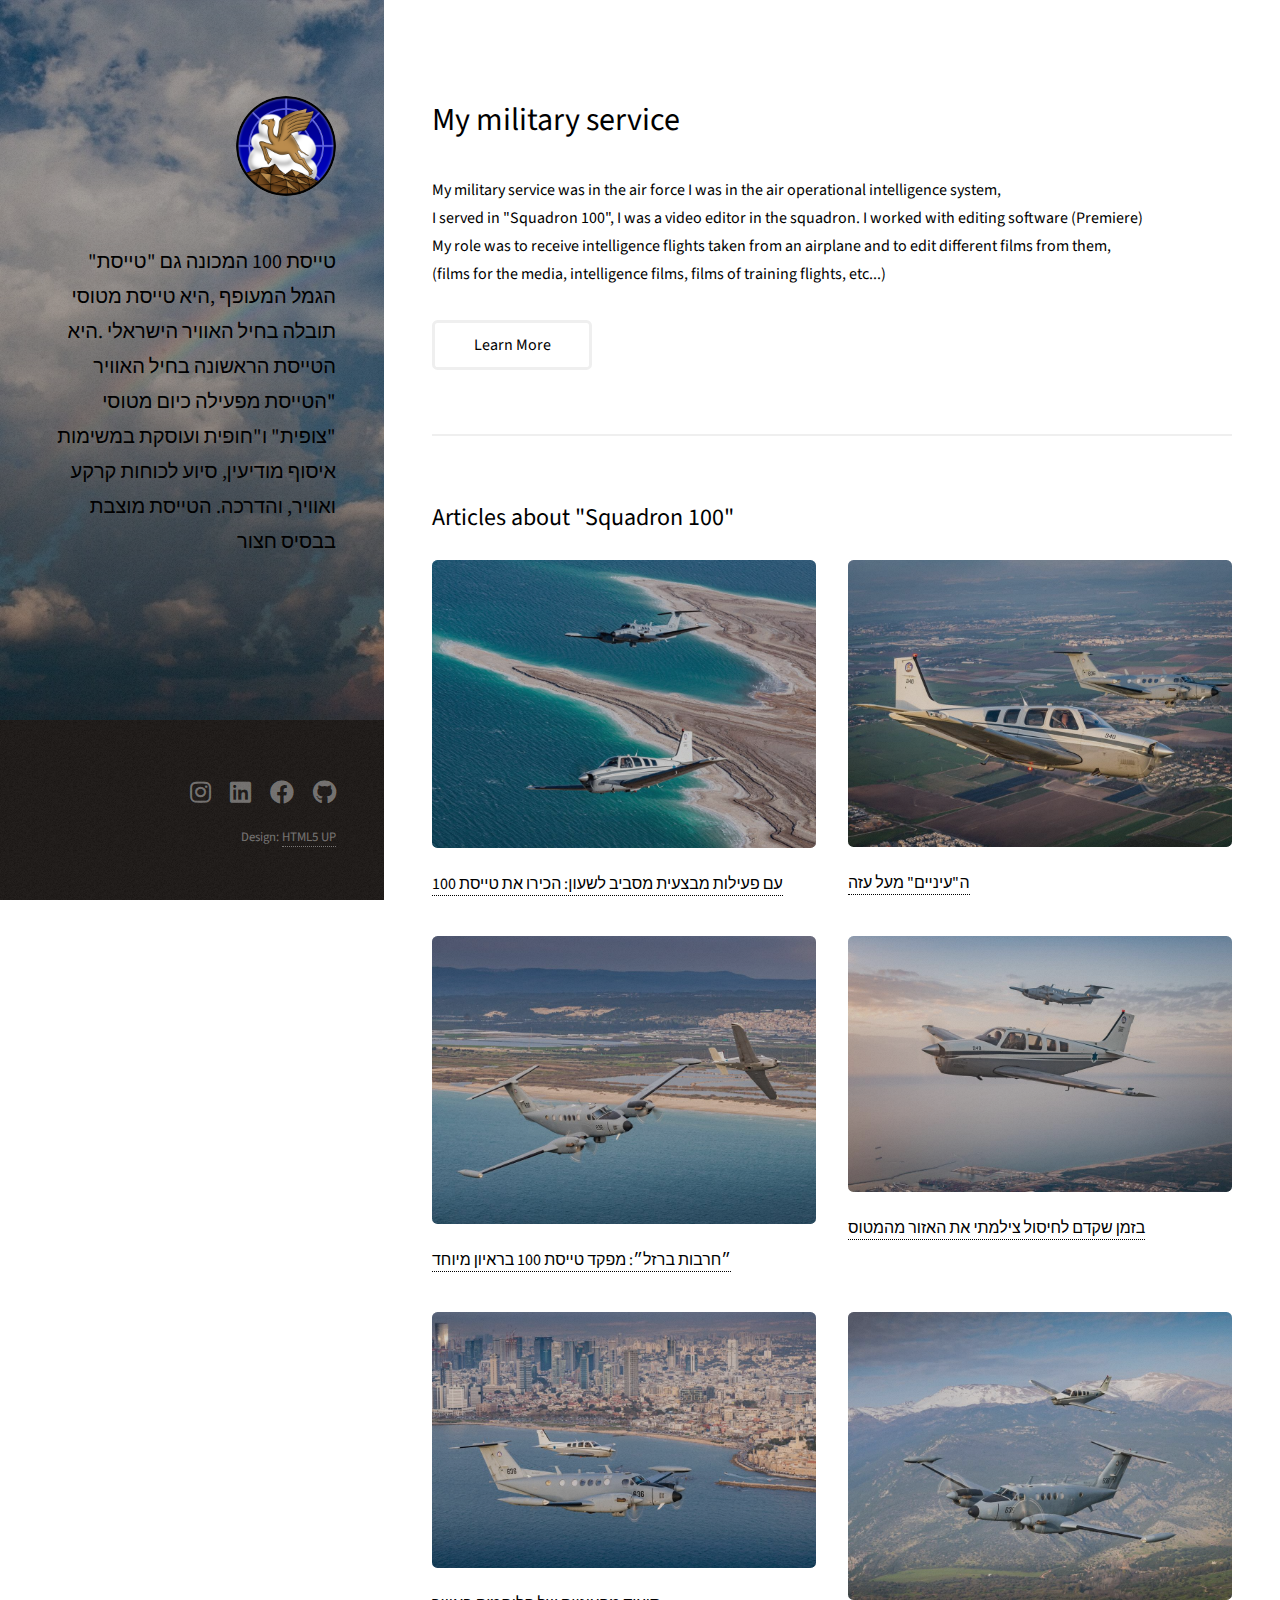
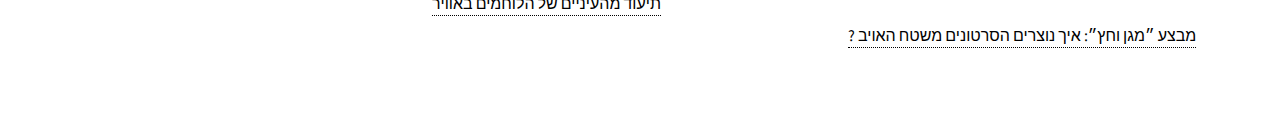
<file: index.html>
<!DOCTYPE HTML>
<!--
	Strata by HTML5 UP
	html5up.net | @ajlkn
	Free for personal and commercial use under the CCA 3.0 license (html5up.net/license)
-->
<html>
	<head>
		<title>My military service</title>
		<meta charset="utf-8" />
		<meta name="viewport" content="width=device-width, initial-scale=1, user-scalable=no" />
		<link rel="stylesheet" href="assets/css/main.css" />
	</head>
	<body class="is-preload">

		<!-- Header -->
			<header id="header">
				<div class="inner">
				<a href="#" class="image avatar"><img src="images/avatar.jpg" alt="" /></a>
				<div><p><h1>
				<br>"טייסת 100 המכונה גם "טייסת הגמל המעופף	
				<br>,היא טייסת מטוסי תובלה בחיל האוויר הישראלי
				<br>.היא הטייסת הראשונה בחיל האוויר 
				<br>"הטייסת מפעילה כיום מטוסי "צופית" ו"חופית
				<br>ועוסקת במשימות איסוף מודיעין, סיוע לכוחות קרקע ואוויר, והדרכה. הטייסת מוצבת בבסיס חצור
				</p>
				</h1>	
				</div></div>
			</header>

		<!-- Main -->
			<div id="main">

				<!-- One -->
					<section id="one">
						<header class="major">
							<h2>My military service</h2>	
						</header>
						<p>My military service was in the air force I was in the air operational intelligence system, 
						<br>I served in "Squadron 100", I was a video editor in the squadron. I worked with editing software (Premiere)
						<br>My role was to receive intelligence flights taken from an airplane and to edit different films from them,
                        <br>(films for the media, intelligence films, films of training flights, etc...) 
						</p>
						<ul class="actions">
							<li><a href="https://he.wikipedia.org/wiki/%D7%98%D7%99%D7%99%D7%A1%D7%AA_100" target="_blank" class="button">Learn More</a></li>
						</ul>
					</section>

				<!-- Two -->
					<section id="two">
						<h2>Articles about "Squadron 100"</h2>
						<div class="row">
							<article class="col-6 col-12-xsmall work-item">
								<a href="images/fulls/01.jpg" class="image fit thumb"><img src="images/thumbs/01.jpg" alt="" /></a>
								<h3><a href="https://www.iaf.org.il/9484-54046-he/IAF.aspx" target="_blank">עם פעילות מבצעית מסביב לשעון: הכירו את טייסת 100</a></h3>
							</article>
							
							<article class="col-6 col-12-xsmall work-item">
								<a href="images/fulls/02.jpg" class="image fit thumb"><img src="images/thumbs/02.jpg" alt="" /></a>
								<h3><a href="https://www.idf.il/%D7%90%D7%AA%D7%A8%D7%99-%D7%99%D7%97%D7%99%D7%93%D7%95%D7%AA/%D7%99%D7%95%D7%9E%D7%9F-%D7%94%D7%9E%D7%9C%D7%97%D7%9E%D7%94/%D7%9B%D7%9C-%D7%94%D7%9B%D7%AA%D7%91%D7%95%D7%AA/%D7%9B%D7%AA%D7%91%D7%95%D7%AA-%D7%99%D7%99%D7%96%D7%95%D7%9E%D7%95%D7%AA/%D7%99%D7%97%D7%99%D7%93%D7%AA-%D7%A9%D7%9C%D7%A3-%D7%98%D7%99%D7%99%D7%A1%D7%AA-%D7%9E%D7%90%D7%94-100-%D7%A7%D7%9E-%D7%A0%D7%99%D7%9D-%D7%A1%D7%99%D7%99%D7%A8%D7%99-%D7%90%D7%95%D7%95%D7%99%D7%A8-%D7%98%D7%99%D7%99%D7%A1%D7%99%D7%9D-%D7%A6%D7%95%D7%A4%D7%99%D7%AA-%D7%97%D7%95%D7%A4%D7%99%D7%AA-%D7%97%D7%99%D7%9C-%D7%94%D7%9E%D7%95%D7%93%D7%99%D7%A2%D7%99%D7%9F-%D7%97%D7%99%D7%9C-%D7%94%D7%90%D7%95%D7%95%D7%99%D7%A8-%D7%9E%D7%9C%D7%97%D7%9E%D7%94-%D7%97%D7%A8%D7%91%D7%95%D7%AA-%D7%91%D7%A8%D7%96%D7%9C/" target="_blank"> ה"עיניים" מעל עזה</a></h3>
								
							</article>
							<article class="col-6 col-12-xsmall work-item">
								<a href="images/fulls/03.jpg" class="image fit thumb"><img src="images/thumbs/03.jpg" alt="" /></a>
								<h3><a href="https://www.iaf.org.il/9716-61687-he/IAF.aspx" target="_blank">״חרבות ברזל״: מפקד טייסת 100 בראיון מיוחד</a></h3>
							
							</article>
							<article class="col-6 col-12-xsmall work-item">
								<a href="images/fulls/04.jpg" class="image fit thumb"><img src="images/thumbs/04.jpg" alt="" /></a>
								<h3><a href="https://www.iaf.org.il/9737-61797-hedkdud/IAF.aspx" target="_blank">בזמן שקדם לחיסול צילמתי את האזור מהמטוס</a></h3>
								
							</article>
							<article class="col-6 col-12-xsmall work-item">
								<a href="images/fulls/05.jpg" class="image fit thumb"><img src="images/thumbs/05.jpg" alt="" /></a>
								<h3><a href="https://www.ynet.co.il/news/article/b1x2evvp6?utm_source=ynet.app.android&utm_medium=social&utm_campaign=general_share&utm_term=b1x2evvp6&utm_content=Header" target="_blank">תיעוד מהעיניים של הלוחמים באוויר</a></h3>
							
							</article>
							<article class="col-6 col-12-xsmall work-item">
								<a href="images/fulls/06.jpg" class="image fit thumb"><img src="images/thumbs/06.jpg" alt="" /></a>
								<h3><a href="https://www.youtube.com/watch?v=zJaRZDAFj00" target="_blank">? מבצע ״מגן וחץ״: איך נוצרים הסרטונים משטח האויב</a></h3>
								
							</article>
						</div>
			
				<!-- Four -->
				<!--
					<section id="four">
						<h2>Elements</h2>

						<section>
							<h4>Text</h4>
							<p>This is <b>bold</b> and this is <strong>strong</strong>. This is <i>italic</i> and this is <em>emphasized</em>.
							This is <sup>superscript</sup> text and this is <sub>subscript</sub> text.
							This is <u>underlined</u> and this is code: <code>for (;;) { ... }</code>. Finally, <a href="#">this is a link</a>.</p>
							<hr />
							<header>
								<h4>Heading with a Subtitle</h4>
								<p>Lorem ipsum dolor sit amet nullam id egestas urna aliquam</p>
							</header>
							<p>Nunc lacinia ante nunc ac lobortis. Interdum adipiscing gravida odio porttitor sem non mi integer non faucibus ornare mi ut ante amet placerat aliquet. Volutpat eu sed ante lacinia sapien lorem accumsan varius montes viverra nibh in adipiscing blandit tempus accumsan.</p>
							<header>
								<h5>Heading with a Subtitle</h5>
								<p>Lorem ipsum dolor sit amet nullam id egestas urna aliquam</p>
							</header>
							<p>Nunc lacinia ante nunc ac lobortis. Interdum adipiscing gravida odio porttitor sem non mi integer non faucibus ornare mi ut ante amet placerat aliquet. Volutpat eu sed ante lacinia sapien lorem accumsan varius montes viverra nibh in adipiscing blandit tempus accumsan.</p>
							<hr />
							<h2>Heading Level 2</h2>
							<h3>Heading Level 3</h3>
							<h4>Heading Level 4</h4>
							<h5>Heading Level 5</h5>
							<h6>Heading Level 6</h6>
							<hr />
							<h5>Blockquote</h5>
							<blockquote>Fringilla nisl. Donec accumsan interdum nisi, quis tincidunt felis sagittis eget tempus euismod. Vestibulum ante ipsum primis in faucibus vestibulum. Blandit adipiscing eu felis iaculis volutpat ac adipiscing accumsan faucibus. Vestibulum ante ipsum primis in faucibus lorem ipsum dolor sit amet nullam adipiscing eu felis.</blockquote>
							<h5>Preformatted</h5>
							<pre><code>i = 0;

while (!deck.isInOrder()) {
print 'Iteration ' + i;
deck.shuffle();
i++;
}

print 'It took ' + i + ' iterations to sort the deck.';</code></pre>
						</section>

						<section>
							<h4>Lists</h4>
							<div class="row">
								<div class="col-6 col-12-xsmall">
									<h5>Unordered</h5>
									<ul>
										<li>Dolor pulvinar etiam magna etiam.</li>
										<li>Sagittis adipiscing lorem eleifend.</li>
										<li>Felis enim feugiat dolore viverra.</li>
									</ul>
									<h5>Alternate</h5>
									<ul class="alt">
										<li>Dolor pulvinar etiam magna etiam.</li>
										<li>Sagittis adipiscing lorem eleifend.</li>
										<li>Felis enim feugiat dolore viverra.</li>
									</ul>
								</div>
								<div class="col-6 col-12-xsmall">
									<h5>Ordered</h5>
									<ol>
										<li>Dolor pulvinar etiam magna etiam.</li>
										<li>Etiam vel felis at lorem sed viverra.</li>
										<li>Felis enim feugiat dolore viverra.</li>
										<li>Dolor pulvinar etiam magna etiam.</li>
										<li>Etiam vel felis at lorem sed viverra.</li>
										<li>Felis enim feugiat dolore viverra.</li>
									</ol>
									<h5>Icons</h5>
									<ul class="icons">
										<li><a href="#" class="icon brands fa-twitter"><span class="label">Twitter</span></a></li>
										<li><a href="#" class="icon brands fa-facebook-f"><span class="label">Facebook</span></a></li>
										<li><a href="#" class="icon brands fa-instagram"><span class="label">Instagram</span></a></li>
										<li><a href="#" class="icon brands fa-github"><span class="label">Github</span></a></li>
										<li><a href="#" class="icon brands fa-dribbble"><span class="label">Dribbble</span></a></li>
										<li><a href="#" class="icon brands fa-tumblr"><span class="label">Tumblr</span></a></li>
									</ul>
								</div>
							</div>
							<h5>Actions</h5>
							<ul class="actions">
								<li><a href="#" class="button primary">Default</a></li>
								<li><a href="#" class="button">Default</a></li>
							</ul>
							<ul class="actions small">
								<li><a href="#" class="button primary small">Small</a></li>
								<li><a href="#" class="button small">Small</a></li>
							</ul>
							<div class="row">
								<div class="col-6 col-12-small">
									<ul class="actions stacked">
										<li><a href="#" class="button primary">Default</a></li>
										<li><a href="#" class="button">Default</a></li>
									</ul>
								</div>
								<div class="col-6 col-12-small">
									<ul class="actions stacked">
										<li><a href="#" class="button primary small">Small</a></li>
										<li><a href="#" class="button small">Small</a></li>
									</ul>
								</div>
								<div class="col-6 col-12-small">
									<ul class="actions stacked">
										<li><a href="#" class="button primary fit">Default</a></li>
										<li><a href="#" class="button fit">Default</a></li>
									</ul>
								</div>
								<div class="col-6 col-12-small">
									<ul class="actions stacked">
										<li><a href="#" class="button primary small fit">Small</a></li>
										<li><a href="#" class="button small fit">Small</a></li>
									</ul>
								</div>
							</div>
						</section>

						<section>
							<h4>Table</h4>
							<h5>Default</h5>
							<div class="table-wrapper">
								<table>
									<thead>
										<tr>
											<th>Name</th>
											<th>Description</th>
											<th>Price</th>
										</tr>
									</thead>
									<tbody>
										<tr>
											<td>Item One</td>
											<td>Ante turpis integer aliquet porttitor.</td>
											<td>29.99</td>
										</tr>
										<tr>
											<td>Item Two</td>
											<td>Vis ac commodo adipiscing arcu aliquet.</td>
											<td>19.99</td>
										</tr>
										<tr>
											<td>Item Three</td>
											<td> Morbi faucibus arcu accumsan lorem.</td>
											<td>29.99</td>
										</tr>
										<tr>
											<td>Item Four</td>
											<td>Vitae integer tempus condimentum.</td>
											<td>19.99</td>
										</tr>
										<tr>
											<td>Item Five</td>
											<td>Ante turpis integer aliquet porttitor.</td>
											<td>29.99</td>
										</tr>
									</tbody>
									<tfoot>
										<tr>
											<td colspan="2"></td>
											<td>100.00</td>
										</tr>
									</tfoot>
								</table>
							</div>

							<h5>Alternate</h5>
							<div class="table-wrapper">
								<table class="alt">
									<thead>
										<tr>
											<th>Name</th>
											<th>Description</th>
											<th>Price</th>
										</tr>
									</thead>
									<tbody>
										<tr>
											<td>Item One</td>
											<td>Ante turpis integer aliquet porttitor.</td>
											<td>29.99</td>
										</tr>
										<tr>
											<td>Item Two</td>
											<td>Vis ac commodo adipiscing arcu aliquet.</td>
											<td>19.99</td>
										</tr>
										<tr>
											<td>Item Three</td>
											<td> Morbi faucibus arcu accumsan lorem.</td>
											<td>29.99</td>
										</tr>
										<tr>
											<td>Item Four</td>
											<td>Vitae integer tempus condimentum.</td>
											<td>19.99</td>
										</tr>
										<tr>
											<td>Item Five</td>
											<td>Ante turpis integer aliquet porttitor.</td>
											<td>29.99</td>
										</tr>
									</tbody>
									<tfoot>
										<tr>
											<td colspan="2"></td>
											<td>100.00</td>
										</tr>
									</tfoot>
								</table>
							</div>
						</section>

						<section>
							<h4>Buttons</h4>
							<ul class="actions">
								<li><a href="#" class="button primary">Primary</a></li>
								<li><a href="#" class="button">Default</a></li>
							</ul>
							<ul class="actions">
								<li><a href="#" class="button large">Large</a></li>
								<li><a href="#" class="button">Default</a></li>
								<li><a href="#" class="button small">Small</a></li>
							</ul>
							<ul class="actions fit">
								<li><a href="#" class="button primary fit">Fit</a></li>
								<li><a href="#" class="button fit">Fit</a></li>
							</ul>
							<ul class="actions fit small">
								<li><a href="#" class="button primary fit small">Fit + Small</a></li>
								<li><a href="#" class="button fit small">Fit + Small</a></li>
							</ul>
							<ul class="actions">
								<li><a href="#" class="button primary icon solid fa-download">Icon</a></li>
								<li><a href="#" class="button icon solid fa-download">Icon</a></li>
							</ul>
							<ul class="actions">
								<li><span class="button primary disabled">Primary</span></li>
								<li><span class="button disabled">Default</span></li>
							</ul>
						</section>

						<section>
							<h4>Form</h4>
							<form method="post" action="#">
								<div class="row gtr-uniform gtr-50">
									<div class="col-6 col-12-xsmall">
										<input type="text" name="demo-name" id="demo-name" value="" placeholder="Name" />
									</div>
									<div class="col-6 col-12-xsmall">
										<input type="email" name="demo-email" id="demo-email" value="" placeholder="Email" />
									</div>
									<div class="col-12">
										<select name="demo-category" id="demo-category">
											<option value="">- Category -</option>
											<option value="1">Manufacturing</option>
											<option value="1">Shipping</option>
											<option value="1">Administration</option>
											<option value="1">Human Resources</option>
										</select>
									</div>
									<div class="col-4 col-12-small">
										<input type="radio" id="demo-priority-low" name="demo-priority" checked>
										<label for="demo-priority-low">Low Priority</label>
									</div>
									<div class="col-4 col-12-small">
										<input type="radio" id="demo-priority-normal" name="demo-priority">
										<label for="demo-priority-normal">Normal Priority</label>
									</div>
									<div class="col-4 col-12-small">
										<input type="radio" id="demo-priority-high" name="demo-priority">
										<label for="demo-priority-high">High Priority</label>
									</div>
									<div class="col-6 col-12-small">
										<input type="checkbox" id="demo-copy" name="demo-copy">
										<label for="demo-copy">Email me a copy of this message</label>
									</div>
									<div class="col-6 col-12-small">
										<input type="checkbox" id="demo-human" name="demo-human" checked>
										<label for="demo-human">I am a human and not a robot</label>
									</div>
									<div class="col-12">
										<textarea name="demo-message" id="demo-message" placeholder="Enter your message" rows="6"></textarea>
									</div>
									<div class="col-12">
										<ul class="actions">
											<li><input type="submit" value="Send Message" class="primary" /></li>
											<li><input type="reset" value="Reset" /></li>
										</ul>
									</div>
								</div>
							</form>
						</section>

						<section>
							<h4>Image</h4>
							<h5>Fit</h5>
							<div class="box alt">
								<div class="row gtr-50 gtr-uniform">
									<div class="col-12"><span class="image fit"><img src="images/fulls/05.jpg" alt="" /></span></div>
									<div class="col-4"><span class="image fit"><img src="images/thumbs/01.jpg" alt="" /></span></div>
									<div class="col-4"><span class="image fit"><img src="images/thumbs/02.jpg" alt="" /></span></div>
									<div class="col-4"><span class="image fit"><img src="images/thumbs/03.jpg" alt="" /></span></div>
									<div class="col-4"><span class="image fit"><img src="images/thumbs/04.jpg" alt="" /></span></div>
									<div class="col-4"><span class="image fit"><img src="images/thumbs/05.jpg" alt="" /></span></div>
									<div class="col-4"><span class="image fit"><img src="images/thumbs/06.jpg" alt="" /></span></div>
									<div class="col-4"><span class="image fit"><img src="images/thumbs/03.jpg" alt="" /></span></div>
									<div class="col-4"><span class="image fit"><img src="images/thumbs/02.jpg" alt="" /></span></div>
									<div class="col-4"><span class="image fit"><img src="images/thumbs/01.jpg" alt="" /></span></div>
								</div>
							</div>
							<h5>Left &amp; Right</h5>
							<p><span class="image left"><img src="images/avatar.jpg" alt="" /></span>Fringilla nisl. Donec accumsan interdum nisi, quis tincidunt felis sagittis eget. tempus euismod. Vestibulum ante ipsum primis in faucibus vestibulum. Blandit adipiscing eu felis iaculis volutpat ac adipiscing accumsan eu faucibus. Integer ac pellentesque praesent tincidunt felis sagittis eget. tempus euismod. Vestibulum ante ipsum primis in faucibus vestibulum. Blandit adipiscing eu felis iaculis volutpat ac adipiscing accumsan eu faucibus. Integer ac pellentesque praesent. Donec accumsan interdum nisi, quis tincidunt felis sagittis eget. tempus euismod. Vestibulum ante ipsum primis in faucibus vestibulum. Blandit adipiscing eu felis iaculis volutpat ac adipiscing accumsan eu faucibus. Integer ac pellentesque praesent tincidunt felis sagittis eget. tempus euismod. Vestibulum ante ipsum primis in faucibus vestibulum. Blandit adipiscing eu felis iaculis volutpat ac adipiscing accumsan eu faucibus. Integer ac pellentesque praesent.</p>
							<p><span class="image right"><img src="images/avatar.jpg" alt="" /></span>Fringilla nisl. Donec accumsan interdum nisi, quis tincidunt felis sagittis eget. tempus euismod. Vestibulum ante ipsum primis in faucibus vestibulum. Blandit adipiscing eu felis iaculis volutpat ac adipiscing accumsan eu faucibus. Integer ac pellentesque praesent tincidunt felis sagittis eget. tempus euismod. Vestibulum ante ipsum primis in faucibus vestibulum. Blandit adipiscing eu felis iaculis volutpat ac adipiscing accumsan eu faucibus. Integer ac pellentesque praesent. Donec accumsan interdum nisi, quis tincidunt felis sagittis eget. tempus euismod. Vestibulum ante ipsum primis in faucibus vestibulum. Blandit adipiscing eu felis iaculis volutpat ac adipiscing accumsan eu faucibus. Integer ac pellentesque praesent tincidunt felis sagittis eget. tempus euismod. Vestibulum ante ipsum primis in faucibus vestibulum. Blandit adipiscing eu felis iaculis volutpat ac adipiscing accumsan eu faucibus. Integer ac pellentesque praesent.</p>
						</section>

					</section>
				-->

			</div>

		<!-- Footer -->
			<footer id="footer">
				<div class="inner">
					<ul class="icons">
						<li><a href="https://www.instagram.com/shugi_2002/" target="_blank" class="icon brands fa-instagram"><span class="label">instagram</span></a></li>
						<li><a href="https://www.linkedin.com/in/avishag-faust-97b4b92b6/" target="_blank" class="icon brands fa-linkedin"><span class="label">linkedin</span></a></li>
						<li><a href="https://www.facebook.com/shugifaust" target="_blank" class="icon brands fa-facebook"><span class="label">facebook</span></a></li>
						<li><a href="https://github.com/avishagfaust" target="_blank" class="icon brands fa-github"><span class="label">github</span></a></li>
					</ul>
					<ul class="copyright">
						<li>Design: <a href="http://html5up.net">HTML5 UP</a></li>
					</ul>
				</div>
			</footer>

		<!-- Scripts -->
			<script src="assets/js/jquery.min.js"></script>
			<script src="assets/js/jquery.poptrox.min.js"></script>
			<script src="assets/js/browser.min.js"></script>
			<script src="assets/js/breakpoints.min.js"></script>
			<script src="assets/js/util.js"></script>
			<script src="assets/js/main.js"></script>

	</body>
</html>
</file>
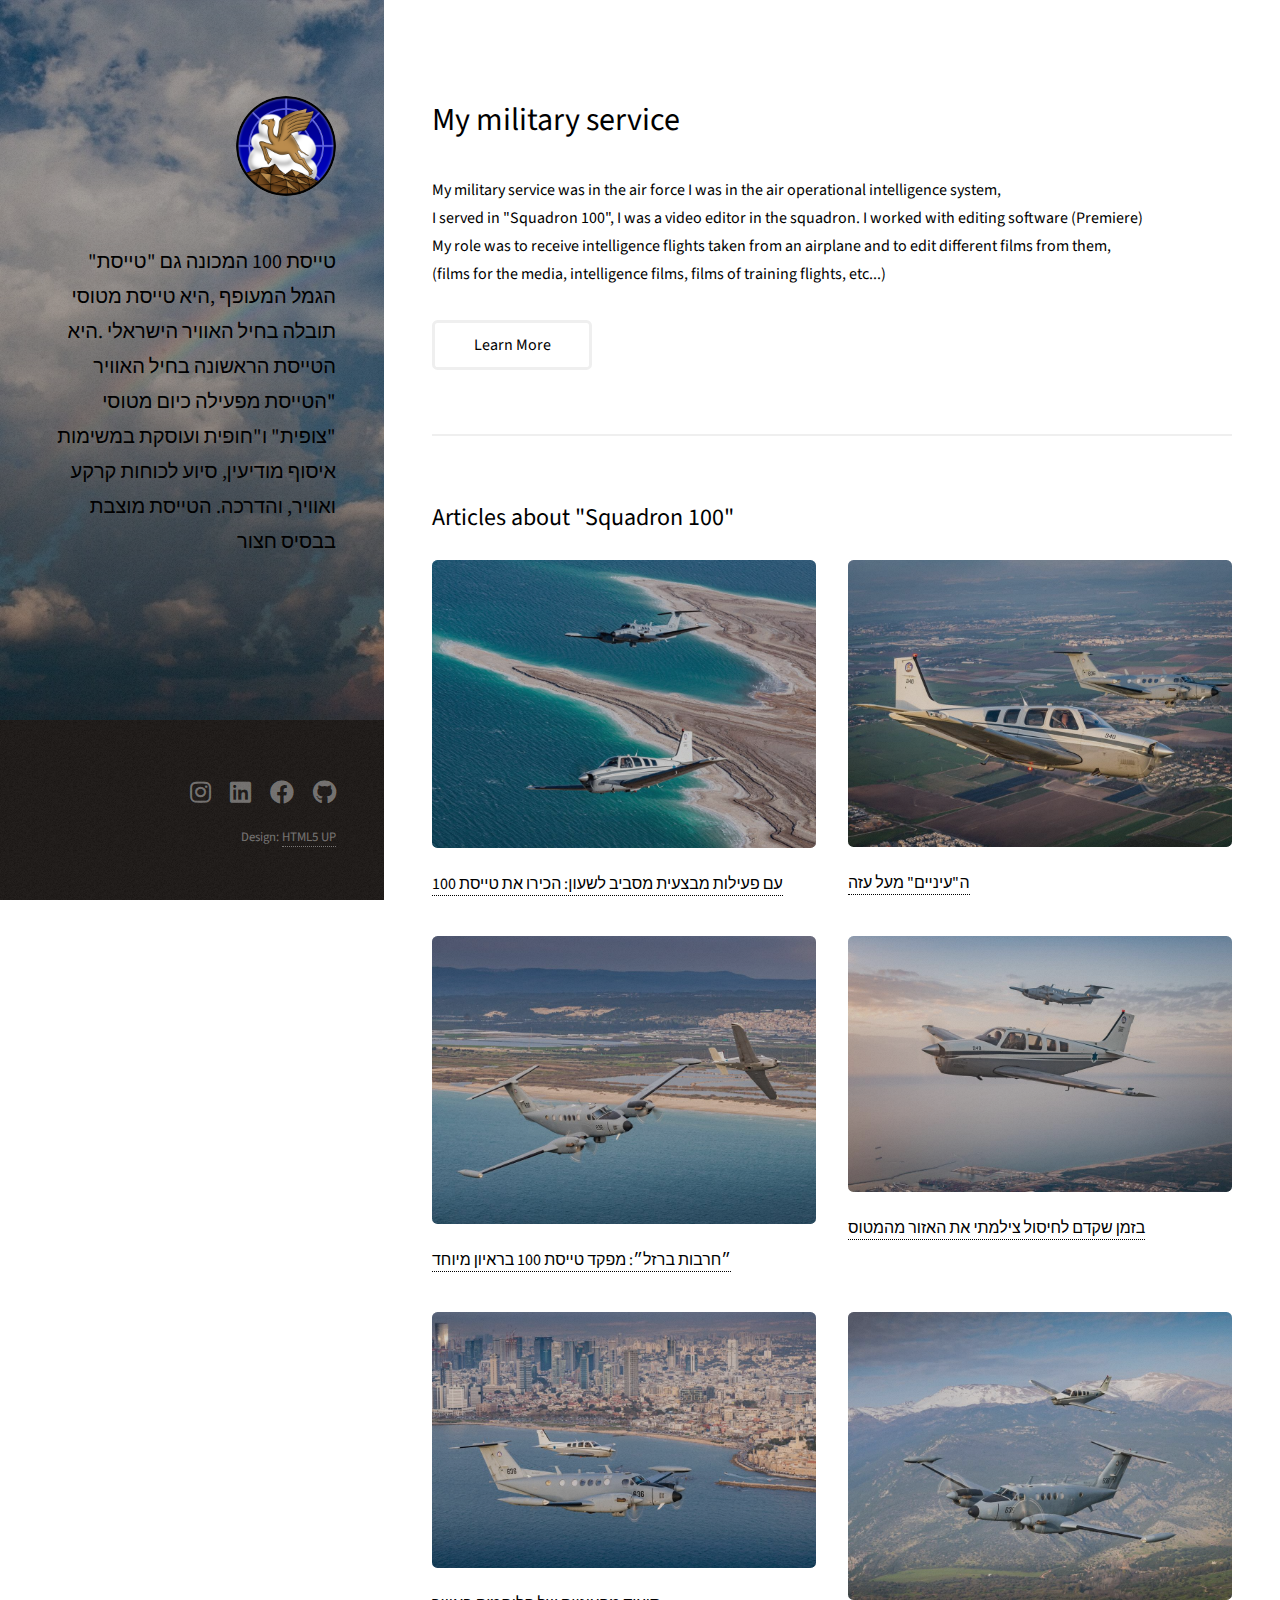
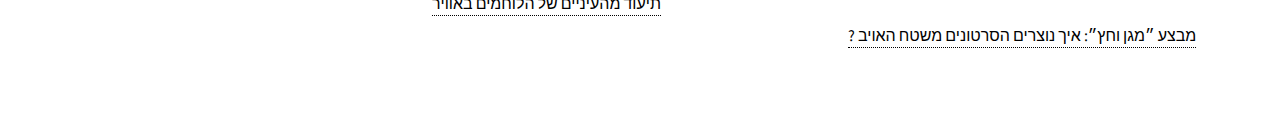
<file: ‏‏index.html>
<!DOCTYPE HTML>
<!--
	Strata by HTML5 UP
	html5up.net | @ajlkn
	Free for personal and commercial use under the CCA 3.0 license (html5up.net/license)
-->
<html>
	<head>
		<title>My military service</title>
		<meta charset="utf-8" />
		<meta name="viewport" content="width=device-width, initial-scale=1, user-scalable=no" />
		<link rel="stylesheet" href="assets/css/main.css" />
	</head>
	<body class="is-preload">

		<!-- Header -->
			<header id="header">
				<div class="inner">
				<a href="#" class="image avatar"><img src="images/avatar.jpg" alt="" /></a>
				<div><p><h1>
				<br>"טייסת 100 המכונה גם "טייסת הגמל המעופף	
				<br>,היא טייסת מטוסי תובלה בחיל האוויר הישראלי
				<br>.היא הטייסת הראשונה בחיל האוויר 
				<br>"הטייסת מפעילה כיום מטוסי "צופית" ו"חופית
				<br>ועוסקת במשימות איסוף מודיעין, סיוע לכוחות קרקע ואוויר, והדרכה. הטייסת מוצבת בבסיס חצור
				</p>
				</h1>	
				</div></div>
			</header>

		<!-- Main -->
			<div id="main">

				<!-- One -->
					<section id="one">
						<header class="major">
							<h2>My military service</h2>	
						</header>
						<p>My military service was in the air force I was in the air operational intelligence system, 
						<br>I served in "Squadron 100", I was a video editor in the squadron. I worked with editing software (Premiere)
						<br>My role was to receive intelligence flights taken from an airplane and to edit different films from them,
                        <br>(films for the media, intelligence films, films of training flights, etc...) 
						</p>
						<ul class="actions">
							<li><a href="https://he.wikipedia.org/wiki/%D7%98%D7%99%D7%99%D7%A1%D7%AA_100" target="_blank" class="button">Learn More</a></li>
						</ul>
					</section>

				<!-- Two -->
					<section id="two">
						<h2>Articles about "Squadron 100"</h2>
						<div class="row">
							<article class="col-6 col-12-xsmall work-item">
								<a href="images/fulls/01.jpg" class="image fit thumb"><img src="images/thumbs/01.jpg" alt="" /></a>
								<h3><a href="https://www.iaf.org.il/9484-54046-he/IAF.aspx" target="_blank">עם פעילות מבצעית מסביב לשעון: הכירו את טייסת 100</a></h3>
							</article>
							
							<article class="col-6 col-12-xsmall work-item">
								<a href="images/fulls/02.jpg" class="image fit thumb"><img src="images/thumbs/02.jpg" alt="" /></a>
								<h3><a href="https://www.idf.il/%D7%90%D7%AA%D7%A8%D7%99-%D7%99%D7%97%D7%99%D7%93%D7%95%D7%AA/%D7%99%D7%95%D7%9E%D7%9F-%D7%94%D7%9E%D7%9C%D7%97%D7%9E%D7%94/%D7%9B%D7%9C-%D7%94%D7%9B%D7%AA%D7%91%D7%95%D7%AA/%D7%9B%D7%AA%D7%91%D7%95%D7%AA-%D7%99%D7%99%D7%96%D7%95%D7%9E%D7%95%D7%AA/%D7%99%D7%97%D7%99%D7%93%D7%AA-%D7%A9%D7%9C%D7%A3-%D7%98%D7%99%D7%99%D7%A1%D7%AA-%D7%9E%D7%90%D7%94-100-%D7%A7%D7%9E-%D7%A0%D7%99%D7%9D-%D7%A1%D7%99%D7%99%D7%A8%D7%99-%D7%90%D7%95%D7%95%D7%99%D7%A8-%D7%98%D7%99%D7%99%D7%A1%D7%99%D7%9D-%D7%A6%D7%95%D7%A4%D7%99%D7%AA-%D7%97%D7%95%D7%A4%D7%99%D7%AA-%D7%97%D7%99%D7%9C-%D7%94%D7%9E%D7%95%D7%93%D7%99%D7%A2%D7%99%D7%9F-%D7%97%D7%99%D7%9C-%D7%94%D7%90%D7%95%D7%95%D7%99%D7%A8-%D7%9E%D7%9C%D7%97%D7%9E%D7%94-%D7%97%D7%A8%D7%91%D7%95%D7%AA-%D7%91%D7%A8%D7%96%D7%9C/" target="_blank"> ה"עיניים" מעל עזה</a></h3>
								
							</article>
							<article class="col-6 col-12-xsmall work-item">
								<a href="images/fulls/03.jpg" class="image fit thumb"><img src="images/thumbs/03.jpg" alt="" /></a>
								<h3><a href="https://www.iaf.org.il/9716-61687-he/IAF.aspx" target="_blank">״חרבות ברזל״: מפקד טייסת 100 בראיון מיוחד</a></h3>
							
							</article>
							<article class="col-6 col-12-xsmall work-item">
								<a href="images/fulls/04.jpg" class="image fit thumb"><img src="images/thumbs/04.jpg" alt="" /></a>
								<h3><a href="https://www.iaf.org.il/9737-61797-hedkdud/IAF.aspx" target="_blank">בזמן שקדם לחיסול צילמתי את האזור מהמטוס</a></h3>
								
							</article>
							<article class="col-6 col-12-xsmall work-item">
								<a href="images/fulls/05.jpg" class="image fit thumb"><img src="images/thumbs/05.jpg" alt="" /></a>
								<h3><a href="https://www.ynet.co.il/news/article/b1x2evvp6?utm_source=ynet.app.android&utm_medium=social&utm_campaign=general_share&utm_term=b1x2evvp6&utm_content=Header" target="_blank">תיעוד מהעיניים של הלוחמים באוויר</a></h3>
							
							</article>
							<article class="col-6 col-12-xsmall work-item">
								<a href="images/fulls/06.jpg" class="image fit thumb"><img src="images/thumbs/06.jpg" alt="" /></a>
								<h3><a href="https://www.youtube.com/watch?v=zJaRZDAFj00" target="_blank">? מבצע ״מגן וחץ״: איך נוצרים הסרטונים משטח האויב</a></h3>
								
							</article>
						</div>
			
				<!-- Four -->
				<!--
					<section id="four">
						<h2>Elements</h2>

						<section>
							<h4>Text</h4>
							<p>This is <b>bold</b> and this is <strong>strong</strong>. This is <i>italic</i> and this is <em>emphasized</em>.
							This is <sup>superscript</sup> text and this is <sub>subscript</sub> text.
							This is <u>underlined</u> and this is code: <code>for (;;) { ... }</code>. Finally, <a href="#">this is a link</a>.</p>
							<hr />
							<header>
								<h4>Heading with a Subtitle</h4>
								<p>Lorem ipsum dolor sit amet nullam id egestas urna aliquam</p>
							</header>
							<p>Nunc lacinia ante nunc ac lobortis. Interdum adipiscing gravida odio porttitor sem non mi integer non faucibus ornare mi ut ante amet placerat aliquet. Volutpat eu sed ante lacinia sapien lorem accumsan varius montes viverra nibh in adipiscing blandit tempus accumsan.</p>
							<header>
								<h5>Heading with a Subtitle</h5>
								<p>Lorem ipsum dolor sit amet nullam id egestas urna aliquam</p>
							</header>
							<p>Nunc lacinia ante nunc ac lobortis. Interdum adipiscing gravida odio porttitor sem non mi integer non faucibus ornare mi ut ante amet placerat aliquet. Volutpat eu sed ante lacinia sapien lorem accumsan varius montes viverra nibh in adipiscing blandit tempus accumsan.</p>
							<hr />
							<h2>Heading Level 2</h2>
							<h3>Heading Level 3</h3>
							<h4>Heading Level 4</h4>
							<h5>Heading Level 5</h5>
							<h6>Heading Level 6</h6>
							<hr />
							<h5>Blockquote</h5>
							<blockquote>Fringilla nisl. Donec accumsan interdum nisi, quis tincidunt felis sagittis eget tempus euismod. Vestibulum ante ipsum primis in faucibus vestibulum. Blandit adipiscing eu felis iaculis volutpat ac adipiscing accumsan faucibus. Vestibulum ante ipsum primis in faucibus lorem ipsum dolor sit amet nullam adipiscing eu felis.</blockquote>
							<h5>Preformatted</h5>
							<pre><code>i = 0;

while (!deck.isInOrder()) {
print 'Iteration ' + i;
deck.shuffle();
i++;
}

print 'It took ' + i + ' iterations to sort the deck.';</code></pre>
						</section>

						<section>
							<h4>Lists</h4>
							<div class="row">
								<div class="col-6 col-12-xsmall">
									<h5>Unordered</h5>
									<ul>
										<li>Dolor pulvinar etiam magna etiam.</li>
										<li>Sagittis adipiscing lorem eleifend.</li>
										<li>Felis enim feugiat dolore viverra.</li>
									</ul>
									<h5>Alternate</h5>
									<ul class="alt">
										<li>Dolor pulvinar etiam magna etiam.</li>
										<li>Sagittis adipiscing lorem eleifend.</li>
										<li>Felis enim feugiat dolore viverra.</li>
									</ul>
								</div>
								<div class="col-6 col-12-xsmall">
									<h5>Ordered</h5>
									<ol>
										<li>Dolor pulvinar etiam magna etiam.</li>
										<li>Etiam vel felis at lorem sed viverra.</li>
										<li>Felis enim feugiat dolore viverra.</li>
										<li>Dolor pulvinar etiam magna etiam.</li>
										<li>Etiam vel felis at lorem sed viverra.</li>
										<li>Felis enim feugiat dolore viverra.</li>
									</ol>
									<h5>Icons</h5>
									<ul class="icons">
										<li><a href="#" class="icon brands fa-twitter"><span class="label">Twitter</span></a></li>
										<li><a href="#" class="icon brands fa-facebook-f"><span class="label">Facebook</span></a></li>
										<li><a href="#" class="icon brands fa-instagram"><span class="label">Instagram</span></a></li>
										<li><a href="#" class="icon brands fa-github"><span class="label">Github</span></a></li>
										<li><a href="#" class="icon brands fa-dribbble"><span class="label">Dribbble</span></a></li>
										<li><a href="#" class="icon brands fa-tumblr"><span class="label">Tumblr</span></a></li>
									</ul>
								</div>
							</div>
							<h5>Actions</h5>
							<ul class="actions">
								<li><a href="#" class="button primary">Default</a></li>
								<li><a href="#" class="button">Default</a></li>
							</ul>
							<ul class="actions small">
								<li><a href="#" class="button primary small">Small</a></li>
								<li><a href="#" class="button small">Small</a></li>
							</ul>
							<div class="row">
								<div class="col-6 col-12-small">
									<ul class="actions stacked">
										<li><a href="#" class="button primary">Default</a></li>
										<li><a href="#" class="button">Default</a></li>
									</ul>
								</div>
								<div class="col-6 col-12-small">
									<ul class="actions stacked">
										<li><a href="#" class="button primary small">Small</a></li>
										<li><a href="#" class="button small">Small</a></li>
									</ul>
								</div>
								<div class="col-6 col-12-small">
									<ul class="actions stacked">
										<li><a href="#" class="button primary fit">Default</a></li>
										<li><a href="#" class="button fit">Default</a></li>
									</ul>
								</div>
								<div class="col-6 col-12-small">
									<ul class="actions stacked">
										<li><a href="#" class="button primary small fit">Small</a></li>
										<li><a href="#" class="button small fit">Small</a></li>
									</ul>
								</div>
							</div>
						</section>

						<section>
							<h4>Table</h4>
							<h5>Default</h5>
							<div class="table-wrapper">
								<table>
									<thead>
										<tr>
											<th>Name</th>
											<th>Description</th>
											<th>Price</th>
										</tr>
									</thead>
									<tbody>
										<tr>
											<td>Item One</td>
											<td>Ante turpis integer aliquet porttitor.</td>
											<td>29.99</td>
										</tr>
										<tr>
											<td>Item Two</td>
											<td>Vis ac commodo adipiscing arcu aliquet.</td>
											<td>19.99</td>
										</tr>
										<tr>
											<td>Item Three</td>
											<td> Morbi faucibus arcu accumsan lorem.</td>
											<td>29.99</td>
										</tr>
										<tr>
											<td>Item Four</td>
											<td>Vitae integer tempus condimentum.</td>
											<td>19.99</td>
										</tr>
										<tr>
											<td>Item Five</td>
											<td>Ante turpis integer aliquet porttitor.</td>
											<td>29.99</td>
										</tr>
									</tbody>
									<tfoot>
										<tr>
											<td colspan="2"></td>
											<td>100.00</td>
										</tr>
									</tfoot>
								</table>
							</div>

							<h5>Alternate</h5>
							<div class="table-wrapper">
								<table class="alt">
									<thead>
										<tr>
											<th>Name</th>
											<th>Description</th>
											<th>Price</th>
										</tr>
									</thead>
									<tbody>
										<tr>
											<td>Item One</td>
											<td>Ante turpis integer aliquet porttitor.</td>
											<td>29.99</td>
										</tr>
										<tr>
											<td>Item Two</td>
											<td>Vis ac commodo adipiscing arcu aliquet.</td>
											<td>19.99</td>
										</tr>
										<tr>
											<td>Item Three</td>
											<td> Morbi faucibus arcu accumsan lorem.</td>
											<td>29.99</td>
										</tr>
										<tr>
											<td>Item Four</td>
											<td>Vitae integer tempus condimentum.</td>
											<td>19.99</td>
										</tr>
										<tr>
											<td>Item Five</td>
											<td>Ante turpis integer aliquet porttitor.</td>
											<td>29.99</td>
										</tr>
									</tbody>
									<tfoot>
										<tr>
											<td colspan="2"></td>
											<td>100.00</td>
										</tr>
									</tfoot>
								</table>
							</div>
						</section>

						<section>
							<h4>Buttons</h4>
							<ul class="actions">
								<li><a href="#" class="button primary">Primary</a></li>
								<li><a href="#" class="button">Default</a></li>
							</ul>
							<ul class="actions">
								<li><a href="#" class="button large">Large</a></li>
								<li><a href="#" class="button">Default</a></li>
								<li><a href="#" class="button small">Small</a></li>
							</ul>
							<ul class="actions fit">
								<li><a href="#" class="button primary fit">Fit</a></li>
								<li><a href="#" class="button fit">Fit</a></li>
							</ul>
							<ul class="actions fit small">
								<li><a href="#" class="button primary fit small">Fit + Small</a></li>
								<li><a href="#" class="button fit small">Fit + Small</a></li>
							</ul>
							<ul class="actions">
								<li><a href="#" class="button primary icon solid fa-download">Icon</a></li>
								<li><a href="#" class="button icon solid fa-download">Icon</a></li>
							</ul>
							<ul class="actions">
								<li><span class="button primary disabled">Primary</span></li>
								<li><span class="button disabled">Default</span></li>
							</ul>
						</section>

						<section>
							<h4>Form</h4>
							<form method="post" action="#">
								<div class="row gtr-uniform gtr-50">
									<div class="col-6 col-12-xsmall">
										<input type="text" name="demo-name" id="demo-name" value="" placeholder="Name" />
									</div>
									<div class="col-6 col-12-xsmall">
										<input type="email" name="demo-email" id="demo-email" value="" placeholder="Email" />
									</div>
									<div class="col-12">
										<select name="demo-category" id="demo-category">
											<option value="">- Category -</option>
											<option value="1">Manufacturing</option>
											<option value="1">Shipping</option>
											<option value="1">Administration</option>
											<option value="1">Human Resources</option>
										</select>
									</div>
									<div class="col-4 col-12-small">
										<input type="radio" id="demo-priority-low" name="demo-priority" checked>
										<label for="demo-priority-low">Low Priority</label>
									</div>
									<div class="col-4 col-12-small">
										<input type="radio" id="demo-priority-normal" name="demo-priority">
										<label for="demo-priority-normal">Normal Priority</label>
									</div>
									<div class="col-4 col-12-small">
										<input type="radio" id="demo-priority-high" name="demo-priority">
										<label for="demo-priority-high">High Priority</label>
									</div>
									<div class="col-6 col-12-small">
										<input type="checkbox" id="demo-copy" name="demo-copy">
										<label for="demo-copy">Email me a copy of this message</label>
									</div>
									<div class="col-6 col-12-small">
										<input type="checkbox" id="demo-human" name="demo-human" checked>
										<label for="demo-human">I am a human and not a robot</label>
									</div>
									<div class="col-12">
										<textarea name="demo-message" id="demo-message" placeholder="Enter your message" rows="6"></textarea>
									</div>
									<div class="col-12">
										<ul class="actions">
											<li><input type="submit" value="Send Message" class="primary" /></li>
											<li><input type="reset" value="Reset" /></li>
										</ul>
									</div>
								</div>
							</form>
						</section>

						<section>
							<h4>Image</h4>
							<h5>Fit</h5>
							<div class="box alt">
								<div class="row gtr-50 gtr-uniform">
									<div class="col-12"><span class="image fit"><img src="images/fulls/05.jpg" alt="" /></span></div>
									<div class="col-4"><span class="image fit"><img src="images/thumbs/01.jpg" alt="" /></span></div>
									<div class="col-4"><span class="image fit"><img src="images/thumbs/02.jpg" alt="" /></span></div>
									<div class="col-4"><span class="image fit"><img src="images/thumbs/03.jpg" alt="" /></span></div>
									<div class="col-4"><span class="image fit"><img src="images/thumbs/04.jpg" alt="" /></span></div>
									<div class="col-4"><span class="image fit"><img src="images/thumbs/05.jpg" alt="" /></span></div>
									<div class="col-4"><span class="image fit"><img src="images/thumbs/06.jpg" alt="" /></span></div>
									<div class="col-4"><span class="image fit"><img src="images/thumbs/03.jpg" alt="" /></span></div>
									<div class="col-4"><span class="image fit"><img src="images/thumbs/02.jpg" alt="" /></span></div>
									<div class="col-4"><span class="image fit"><img src="images/thumbs/01.jpg" alt="" /></span></div>
								</div>
							</div>
							<h5>Left &amp; Right</h5>
							<p><span class="image left"><img src="images/avatar.jpg" alt="" /></span>Fringilla nisl. Donec accumsan interdum nisi, quis tincidunt felis sagittis eget. tempus euismod. Vestibulum ante ipsum primis in faucibus vestibulum. Blandit adipiscing eu felis iaculis volutpat ac adipiscing accumsan eu faucibus. Integer ac pellentesque praesent tincidunt felis sagittis eget. tempus euismod. Vestibulum ante ipsum primis in faucibus vestibulum. Blandit adipiscing eu felis iaculis volutpat ac adipiscing accumsan eu faucibus. Integer ac pellentesque praesent. Donec accumsan interdum nisi, quis tincidunt felis sagittis eget. tempus euismod. Vestibulum ante ipsum primis in faucibus vestibulum. Blandit adipiscing eu felis iaculis volutpat ac adipiscing accumsan eu faucibus. Integer ac pellentesque praesent tincidunt felis sagittis eget. tempus euismod. Vestibulum ante ipsum primis in faucibus vestibulum. Blandit adipiscing eu felis iaculis volutpat ac adipiscing accumsan eu faucibus. Integer ac pellentesque praesent.</p>
							<p><span class="image right"><img src="images/avatar.jpg" alt="" /></span>Fringilla nisl. Donec accumsan interdum nisi, quis tincidunt felis sagittis eget. tempus euismod. Vestibulum ante ipsum primis in faucibus vestibulum. Blandit adipiscing eu felis iaculis volutpat ac adipiscing accumsan eu faucibus. Integer ac pellentesque praesent tincidunt felis sagittis eget. tempus euismod. Vestibulum ante ipsum primis in faucibus vestibulum. Blandit adipiscing eu felis iaculis volutpat ac adipiscing accumsan eu faucibus. Integer ac pellentesque praesent. Donec accumsan interdum nisi, quis tincidunt felis sagittis eget. tempus euismod. Vestibulum ante ipsum primis in faucibus vestibulum. Blandit adipiscing eu felis iaculis volutpat ac adipiscing accumsan eu faucibus. Integer ac pellentesque praesent tincidunt felis sagittis eget. tempus euismod. Vestibulum ante ipsum primis in faucibus vestibulum. Blandit adipiscing eu felis iaculis volutpat ac adipiscing accumsan eu faucibus. Integer ac pellentesque praesent.</p>
						</section>

					</section>
				-->

			</div>

		<!-- Footer -->
			<footer id="footer">
				<div class="inner">
					<ul class="icons">
						<li><a href="https://www.instagram.com/shugi_2002/" target="_blank" class="icon brands fa-instagram"><span class="label">instagram</span></a></li>
						<li><a href="https://www.linkedin.com/in/avishag-faust-97b4b92b6/" target="_blank" class="icon brands fa-linkedin"><span class="label">linkedin</span></a></li>
						<li><a href="https://www.facebook.com/shugifaust" target="_blank" class="icon brands fa-facebook"><span class="label">facebook</span></a></li>
						<li><a href="https://github.com/avishagfaust" target="_blank" class="icon brands fa-github"><span class="label">github</span></a></li>
					</ul>
					<ul class="copyright">
						<li>Design: <a href="http://html5up.net">HTML5 UP</a></li>
					</ul>
				</div>
			</footer>

		<!-- Scripts -->
			<script src="assets/js/jquery.min.js"></script>
			<script src="assets/js/jquery.poptrox.min.js"></script>
			<script src="assets/js/browser.min.js"></script>
			<script src="assets/js/breakpoints.min.js"></script>
			<script src="assets/js/util.js"></script>
			<script src="assets/js/main.js"></script>

	</body>
</html>
</file>
<file: assets/css/main.css>
@import url("fontawesome-all.min.css");
@import url("https://fonts.googleapis.com/css?family=Source+Sans+Pro:400,400italic");

/*
	Strata by HTML5 UP
	html5up.net | @ajlkn
	Free for personal and commercial use under the CCA 3.0 license (html5up.net/license)
*/

html, body, div, span, applet, object,
iframe, h1, h2, h3, h4, h5, h6, p, blockquote,
pre, a, abbr, acronym, address, big, cite,
code, del, dfn, em, img, ins, kbd, q, s, samp,
small, strike, strong, sub, sup, tt, var, b,
u, i, center, dl, dt, dd, ol, ul, li, fieldset,
form, label, legend, table, caption, tbody,
tfoot, thead, tr, th, td, article, aside,
canvas, details, embed, figure, figcaption,
footer, header, hgroup, menu, nav, output, ruby,
section, summary, time, mark, audio, video {
	margin: 0;
	padding: 0;
	border: 0;
	font-size: 100%;
	font: inherit;
	vertical-align: baseline;}

article, aside, details, figcaption, figure,
footer, header, hgroup, menu, nav, section {
	display: block;}

body {
	line-height: 1;
}

ol, ul {
	list-style: none;
}

blockquote, q {
	quotes: none;
}

	blockquote:before, blockquote:after, q:before, q:after {
		content: '';
		content: none;
	}

table {
	border-collapse: collapse;
	border-spacing: 0;
}

body {
	-webkit-text-size-adjust: none;
}

mark {
	background-color: transparent;
	color: inherit;
}

input::-moz-focus-inner {
	border: 0;
	padding: 0;
}

input, select, textarea {
	-moz-appearance: none;
	-webkit-appearance: none;
	-ms-appearance: none;
	appearance: none;
}

/* Basic */

	html {
		box-sizing: border-box;
	}

	*, *:before, *:after {
		box-sizing: inherit;
	}

	body {
		background: #fff;
	}

		body.is-preload *, body.is-preload *:before, body.is-preload *:after {
			-moz-animation: none !important;
			-webkit-animation: none !important;
			-ms-animation: none !important;
			animation: none !important;
			-moz-transition: none !important;
			-webkit-transition: none !important;
			-ms-transition: none !important;
			transition: none !important;
		}

	body, input, select, textarea {
		color: #000000;
		font-family: "Source Sans Pro", Helvetica, sans-serif;
		font-size: 16pt;
		font-weight: 400;
		line-height: 1.75em;
	}

	a {
		-moz-transition: color 0.2s ease-in-out, border-color 0.2s ease-in-out;
		-webkit-transition: color 0.2s ease-in-out, border-color 0.2s ease-in-out;
		-ms-transition: color 0.2s ease-in-out, border-color 0.2s ease-in-out;
		transition: color 0.2s ease-in-out, border-color 0.2s ease-in-out;
		border-bottom: dotted 1px;
		color: #49afbf;
		text-decoration: none;
	}

		a:hover {
			border-bottom-color: transparent;
			color: #49afbf !important;
			text-decoration: none;
		}

	strong, b {
		color: #000000;
		font-weight: 400;
	}

	em, i {
		font-style: italic;
	}

	p {
		margin: 0 0 2em 0;
	}

	h1, h2, h3, h4, h5, h6 {
		color: #000000;
		font-weight: 400;
		line-height: 1em;
		margin: 0 0 1em 0;
	}

		h1 a, h2 a, h3 a, h4 a, h5 a, h6 a {
			color: inherit;
			text-decoration: none;
		}

	h1 {
		font-size: 2em;
		line-height: 1.5em;
	}

	h2 {
		font-size: 1.5em;
		line-height: 1.5em;
	}

	h3 {
		font-size: 1.25em;
		line-height: 1.5em;
	}

	h4 {
		font-size: 1.1em;
		line-height: 1.5em;
	}

	h5 {
		font-size: 0.9em;
		line-height: 1.5em;
	}

	h6 {
		font-size: 0.7em;
		line-height: 1.5em;
	}

	sub {
		font-size: 0.8em;
		position: relative;
		top: 0.5em;
	}

	sup {
		font-size: 0.8em;
		position: relative;
		top: -0.5em;
	}

	hr {
		border: 0;
		border-bottom: solid 2px #efefef;
		margin: 2em 0;
	}

		hr.major {
			margin: 3em 0;
		}

	blockquote {
		border-left: solid 6px #efefef;
		font-style: italic;
		margin: 0 0 2em 0;
		padding: 0.5em 0 0.5em 1.5em;
	}

	code {
		background: #f7f7f7;
		border-radius: 0.35em;
		border: solid 2px #efefef;
		font-family: "Courier New", monospace;
		font-size: 0.9em;
		margin: 0 0.25em;
		padding: 0.25em 0.65em;
	}

	pre {
		-webkit-overflow-scrolling: touch;
		font-family: "Courier New", monospace;
		font-size: 0.9em;
		margin: 0 0 2em 0;
	}

		pre code {
			display: block;
			line-height: 1.75em;
			padding: 1em 1.5em;
			overflow-x: auto;
		}

	.align-left {
		text-align: left;
	}

	.align-center {
		text-align: center;
	}

	.align-right {
		text-align: right;
	}

/* Container */

	.container {
		margin: 0 auto;
		max-width: calc(100% - 4em);
		width: 100%;
	}

		.container.xsmall {
			width: 25%;
		}

		.container.small {
			width: 50%;
		}

		.container.medium {
			width: 75%;
		}

		.container.large {
			width: 125%;
		}

		.container.xlarge {
			width: 150%;
		}

		.container.max {
			width: 100%;
		}

		@media screen and (max-width: 980px) {

			.container {
				width: 100% !important;
				max-width: 100% !important;
			}

		}

		@media screen and (max-width: 480px) {

			.container {
				max-width: calc(100% - 3em);
			}

		}

/* Row */

	.row {
		display: flex;
		flex-wrap: wrap;
		box-sizing: border-box;
		align-items: stretch;
	}

		.row > * {
			box-sizing: border-box;
		}

		.row.gtr-uniform > * > :last-child {
			margin-bottom: 0;
		}

		.row.aln-left {
			justify-content: flex-start;
		}

		.row.aln-center {
			justify-content: center;
		}

		.row.aln-right {
			justify-content: flex-end;
		}

		.row.aln-top {
			align-items: flex-start;
		}

		.row.aln-middle {
			align-items: center;
		}

		.row.aln-bottom {
			align-items: flex-end;
		}

		.row > .imp {
			order: -1;
		}

		.row > .col-1 {
			width: 8.33333%;
		}

		.row > .off-1 {
			margin-left: 8.33333%;
		}

		.row > .col-2 {
			width: 16.66667%;
		}

		.row > .off-2 {
			margin-left: 16.66667%;
		}

		.row > .col-3 {
			width: 25%;
		}

		.row > .off-3 {
			margin-left: 25%;
		}

		.row > .col-4 {
			width: 33.33333%;
		}

		.row > .off-4 {
			margin-left: 33.33333%;
		}

		.row > .col-5 {
			width: 41.66667%;
		}

		.row > .off-5 {
			margin-left: 41.66667%;
		}

		.row > .col-6 {
			width: 50%;
		}

		.row > .off-6 {
			margin-left: 50%;
		}

		.row > .col-7 {
			width: 58.33333%;
		}

		.row > .off-7 {
			margin-left: 58.33333%;
		}

		.row > .col-8 {
			width: 66.66667%;
		}

		.row > .off-8 {
			margin-left: 66.66667%;
		}

		.row > .col-9 {
			width: 75%;
		}

		.row > .off-9 {
			margin-left: 75%;
		}

		.row > .col-10 {
			width: 83.33333%;
		}

		.row > .off-10 {
			margin-left: 83.33333%;
		}

		.row > .col-11 {
			width: 91.66667%;
		}

		.row > .off-11 {
			margin-left: 91.66667%;
		}

		.row > .col-12 {
			width: 100%;
		}

		.row > .off-12 {
			margin-left: 100%;
		}

		.row.gtr-0 {
			margin-top: 0;
			margin-left: 0em;
		}

			.row.gtr-0 > * {
				padding: 0 0 0 0em;
			}

			.row.gtr-0.gtr-uniform {
				margin-top: 0em;
			}

				.row.gtr-0.gtr-uniform > * {
					padding-top: 0em;
				}

		.row.gtr-25 {
			margin-top: 0;
			margin-left: -0.625em;
		}

			.row.gtr-25 > * {
				padding: 0 0 0 0.625em;
			}

			.row.gtr-25.gtr-uniform {
				margin-top: -0.625em;
			}

				.row.gtr-25.gtr-uniform > * {
					padding-top: 0.625em;
				}

		.row.gtr-50 {
			margin-top: 0;
			margin-left: -1.25em;
		}

			.row.gtr-50 > * {
				padding: 0 0 0 1.25em;
			}

			.row.gtr-50.gtr-uniform {
				margin-top: -1.25em;
			}

				.row.gtr-50.gtr-uniform > * {
					padding-top: 1.25em;
				}

		.row {
			margin-top: 0;
			margin-left: -2.5em;
		}

			.row > * {
				padding: 0 0 0 2.5em;
			}

			.row.gtr-uniform {
				margin-top: -2.5em;
			}

				.row.gtr-uniform > * {
					padding-top: 2.5em;
				}

		.row.gtr-150 {
			margin-top: 0;
			margin-left: -3.75em;
		}

			.row.gtr-150 > * {
				padding: 0 0 0 3.75em;
			}

			.row.gtr-150.gtr-uniform {
				margin-top: -3.75em;
			}

				.row.gtr-150.gtr-uniform > * {
					padding-top: 3.75em;
				}

		.row.gtr-200 {
			margin-top: 0;
			margin-left: -5em;
		}

			.row.gtr-200 > * {
				padding: 0 0 0 5em;
			}

			.row.gtr-200.gtr-uniform {
				margin-top: -5em;
			}

				.row.gtr-200.gtr-uniform > * {
					padding-top: 5em;
				}

		@media screen and (max-width: 1800px) {

			.row {
				display: flex;
				flex-wrap: wrap;
				box-sizing: border-box;
				align-items: stretch;
			}

				.row > * {
					box-sizing: border-box;
				}

				.row.gtr-uniform > * > :last-child {
					margin-bottom: 0;
				}

				.row.aln-left {
					justify-content: flex-start;
				}

				.row.aln-center {
					justify-content: center;
				}

				.row.aln-right {
					justify-content: flex-end;
				}

				.row.aln-top {
					align-items: flex-start;
				}

				.row.aln-middle {
					align-items: center;
				}

				.row.aln-bottom {
					align-items: flex-end;
				}

				.row > .imp-xlarge {
					order: -1;
				}

				.row > .col-1-xlarge {
					width: 8.33333%;
				}

				.row > .off-1-xlarge {
					margin-left: 8.33333%;
				}

				.row > .col-2-xlarge {
					width: 16.66667%;
				}

				.row > .off-2-xlarge {
					margin-left: 16.66667%;
				}

				.row > .col-3-xlarge {
					width: 25%;
				}

				.row > .off-3-xlarge {
					margin-left: 25%;
				}

				.row > .col-4-xlarge {
					width: 33.33333%;
				}

				.row > .off-4-xlarge {
					margin-left: 33.33333%;
				}

				.row > .col-5-xlarge {
					width: 41.66667%;
				}

				.row > .off-5-xlarge {
					margin-left: 41.66667%;
				}

				.row > .col-6-xlarge {
					width: 50%;
				}

				.row > .off-6-xlarge {
					margin-left: 50%;
				}

				.row > .col-7-xlarge {
					width: 58.33333%;
				}

				.row > .off-7-xlarge {
					margin-left: 58.33333%;
				}

				.row > .col-8-xlarge {
					width: 66.66667%;
				}

				.row > .off-8-xlarge {
					margin-left: 66.66667%;
				}

				.row > .col-9-xlarge {
					width: 75%;
				}

				.row > .off-9-xlarge {
					margin-left: 75%;
				}

				.row > .col-10-xlarge {
					width: 83.33333%;
				}

				.row > .off-10-xlarge {
					margin-left: 83.33333%;
				}

				.row > .col-11-xlarge {
					width: 91.66667%;
				}

				.row > .off-11-xlarge {
					margin-left: 91.66667%;
				}

				.row > .col-12-xlarge {
					width: 100%;
				}

				.row > .off-12-xlarge {
					margin-left: 100%;
				}

				.row.gtr-0 {
					margin-top: 0;
					margin-left: 0em;
				}

					.row.gtr-0 > * {
						padding: 0 0 0 0em;
					}

					.row.gtr-0.gtr-uniform {
						margin-top: 0em;
					}

						.row.gtr-0.gtr-uniform > * {
							padding-top: 0em;
						}

				.row.gtr-25 {
					margin-top: 0;
					margin-left: -0.625em;
				}

					.row.gtr-25 > * {
						padding: 0 0 0 0.625em;
					}

					.row.gtr-25.gtr-uniform {
						margin-top: -0.625em;
					}

						.row.gtr-25.gtr-uniform > * {
							padding-top: 0.625em;
						}

				.row.gtr-50 {
					margin-top: 0;
					margin-left: -1.25em;
				}

					.row.gtr-50 > * {
						padding: 0 0 0 1.25em;
					}

					.row.gtr-50.gtr-uniform {
						margin-top: -1.25em;
					}

						.row.gtr-50.gtr-uniform > * {
							padding-top: 1.25em;
						}

				.row {
					margin-top: 0;
					margin-left: -2.5em;
				}

					.row > * {
						padding: 0 0 0 2.5em;
					}

					.row.gtr-uniform {
						margin-top: -2.5em;
					}

						.row.gtr-uniform > * {
							padding-top: 2.5em;
						}

				.row.gtr-150 {
					margin-top: 0;
					margin-left: -3.75em;
				}

					.row.gtr-150 > * {
						padding: 0 0 0 3.75em;
					}

					.row.gtr-150.gtr-uniform {
						margin-top: -3.75em;
					}

						.row.gtr-150.gtr-uniform > * {
							padding-top: 3.75em;
						}

				.row.gtr-200 {
					margin-top: 0;
					margin-left: -5em;
				}

					.row.gtr-200 > * {
						padding: 0 0 0 5em;
					}

					.row.gtr-200.gtr-uniform {
						margin-top: -5em;
					}

						.row.gtr-200.gtr-uniform > * {
							padding-top: 5em;
						}

		}

		@media screen and (max-width: 1280px) {

			.row {
				display: flex;
				flex-wrap: wrap;
				box-sizing: border-box;
				align-items: stretch;
			}

				.row > * {
					box-sizing: border-box;
				}

				.row.gtr-uniform > * > :last-child {
					margin-bottom: 0;
				}

				.row.aln-left {
					justify-content: flex-start;
				}

				.row.aln-center {
					justify-content: center;
				}

				.row.aln-right {
					justify-content: flex-end;
				}

				.row.aln-top {
					align-items: flex-start;
				}

				.row.aln-middle {
					align-items: center;
				}

				.row.aln-bottom {
					align-items: flex-end;
				}

				.row > .imp-large {
					order: -1;
				}

				.row > .col-1-large {
					width: 8.33333%;
				}

				.row > .off-1-large {
					margin-left: 8.33333%;
				}

				.row > .col-2-large {
					width: 16.66667%;
				}

				.row > .off-2-large {
					margin-left: 16.66667%;
				}

				.row > .col-3-large {
					width: 25%;
				}

				.row > .off-3-large {
					margin-left: 25%;
				}

				.row > .col-4-large {
					width: 33.33333%;
				}

				.row > .off-4-large {
					margin-left: 33.33333%;
				}

				.row > .col-5-large {
					width: 41.66667%;
				}

				.row > .off-5-large {
					margin-left: 41.66667%;
				}

				.row > .col-6-large {
					width: 50%;
				}

				.row > .off-6-large {
					margin-left: 50%;
				}

				.row > .col-7-large {
					width: 58.33333%;
				}

				.row > .off-7-large {
					margin-left: 58.33333%;
				}

				.row > .col-8-large {
					width: 66.66667%;
				}

				.row > .off-8-large {
					margin-left: 66.66667%;
				}

				.row > .col-9-large {
					width: 75%;
				}

				.row > .off-9-large {
					margin-left: 75%;
				}

				.row > .col-10-large {
					width: 83.33333%;
				}

				.row > .off-10-large {
					margin-left: 83.33333%;
				}

				.row > .col-11-large {
					width: 91.66667%;
				}

				.row > .off-11-large {
					margin-left: 91.66667%;
				}

				.row > .col-12-large {
					width: 100%;
				}

				.row > .off-12-large {
					margin-left: 100%;
				}

				.row.gtr-0 {
					margin-top: 0;
					margin-left: 0em;
				}

					.row.gtr-0 > * {
						padding: 0 0 0 0em;
					}

					.row.gtr-0.gtr-uniform {
						margin-top: 0em;
					}

						.row.gtr-0.gtr-uniform > * {
							padding-top: 0em;
						}

				.row.gtr-25 {
					margin-top: 0;
					margin-left: -0.5em;
				}

					.row.gtr-25 > * {
						padding: 0 0 0 0.5em;
					}

					.row.gtr-25.gtr-uniform {
						margin-top: -0.5em;
					}

						.row.gtr-25.gtr-uniform > * {
							padding-top: 0.5em;
						}

				.row.gtr-50 {
					margin-top: 0;
					margin-left: -1em;
				}

					.row.gtr-50 > * {
						padding: 0 0 0 1em;
					}

					.row.gtr-50.gtr-uniform {
						margin-top: -1em;
					}

						.row.gtr-50.gtr-uniform > * {
							padding-top: 1em;
						}

				.row {
					margin-top: 0;
					margin-left: -2em;
				}

					.row > * {
						padding: 0 0 0 2em;
					}

					.row.gtr-uniform {
						margin-top: -2em;
					}

						.row.gtr-uniform > * {
							padding-top: 2em;
						}

				.row.gtr-150 {
					margin-top: 0;
					margin-left: -3em;
				}

					.row.gtr-150 > * {
						padding: 0 0 0 3em;
					}

					.row.gtr-150.gtr-uniform {
						margin-top: -3em;
					}

						.row.gtr-150.gtr-uniform > * {
							padding-top: 3em;
						}

				.row.gtr-200 {
					margin-top: 0;
					margin-left: -4em;
				}

					.row.gtr-200 > * {
						padding: 0 0 0 4em;
					}

					.row.gtr-200.gtr-uniform {
						margin-top: -4em;
					}

						.row.gtr-200.gtr-uniform > * {
							padding-top: 4em;
						}

		}

		@media screen and (max-width: 980px) {

			.row {
				display: flex;
				flex-wrap: wrap;
				box-sizing: border-box;
				align-items: stretch;
			}

				.row > * {
					box-sizing: border-box;
				}

				.row.gtr-uniform > * > :last-child {
					margin-bottom: 0;
				}

				.row.aln-left {
					justify-content: flex-start;
				}

				.row.aln-center {
					justify-content: center;
				}

				.row.aln-right {
					justify-content: flex-end;
				}

				.row.aln-top {
					align-items: flex-start;
				}

				.row.aln-middle {
					align-items: center;
				}

				.row.aln-bottom {
					align-items: flex-end;
				}

				.row > .imp-medium {
					order: -1;
				}

				.row > .col-1-medium {
					width: 8.33333%;
				}

				.row > .off-1-medium {
					margin-left: 8.33333%;
				}

				.row > .col-2-medium {
					width: 16.66667%;
				}

				.row > .off-2-medium {
					margin-left: 16.66667%;
				}

				.row > .col-3-medium {
					width: 25%;
				}

				.row > .off-3-medium {
					margin-left: 25%;
				}

				.row > .col-4-medium {
					width: 33.33333%;
				}

				.row > .off-4-medium {
					margin-left: 33.33333%;
				}

				.row > .col-5-medium {
					width: 41.66667%;
				}

				.row > .off-5-medium {
					margin-left: 41.66667%;
				}

				.row > .col-6-medium {
					width: 50%;
				}

				.row > .off-6-medium {
					margin-left: 50%;
				}

				.row > .col-7-medium {
					width: 58.33333%;
				}

				.row > .off-7-medium {
					margin-left: 58.33333%;
				}

				.row > .col-8-medium {
					width: 66.66667%;
				}

				.row > .off-8-medium {
					margin-left: 66.66667%;
				}

				.row > .col-9-medium {
					width: 75%;
				}

				.row > .off-9-medium {
					margin-left: 75%;
				}

				.row > .col-10-medium {
					width: 83.33333%;
				}

				.row > .off-10-medium {
					margin-left: 83.33333%;
				}

				.row > .col-11-medium {
					width: 91.66667%;
				}

				.row > .off-11-medium {
					margin-left: 91.66667%;
				}

				.row > .col-12-medium {
					width: 100%;
				}

				.row > .off-12-medium {
					margin-left: 100%;
				}

				.row.gtr-0 {
					margin-top: 0;
					margin-left: 0em;
				}

					.row.gtr-0 > * {
						padding: 0 0 0 0em;
					}

					.row.gtr-0.gtr-uniform {
						margin-top: 0em;
					}

						.row.gtr-0.gtr-uniform > * {
							padding-top: 0em;
						}

				.row.gtr-25 {
					margin-top: 0;
					margin-left: -0.5em;
				}

					.row.gtr-25 > * {
						padding: 0 0 0 0.5em;
					}

					.row.gtr-25.gtr-uniform {
						margin-top: -0.5em;
					}

						.row.gtr-25.gtr-uniform > * {
							padding-top: 0.5em;
						}

				.row.gtr-50 {
					margin-top: 0;
					margin-left: -1em;
				}

					.row.gtr-50 > * {
						padding: 0 0 0 1em;
					}

					.row.gtr-50.gtr-uniform {
						margin-top: -1em;
					}

						.row.gtr-50.gtr-uniform > * {
							padding-top: 1em;
						}

				.row {
					margin-top: 0;
					margin-left: -2em;
				}

					.row > * {
						padding: 0 0 0 2em;
					}

					.row.gtr-uniform {
						margin-top: -2em;
					}

						.row.gtr-uniform > * {
							padding-top: 2em;
						}

				.row.gtr-150 {
					margin-top: 0;
					margin-left: -3em;
				}

					.row.gtr-150 > * {
						padding: 0 0 0 3em;
					}

					.row.gtr-150.gtr-uniform {
						margin-top: -3em;
					}

						.row.gtr-150.gtr-uniform > * {
							padding-top: 3em;
						}

				.row.gtr-200 {
					margin-top: 0;
					margin-left: -4em;
				}

					.row.gtr-200 > * {
						padding: 0 0 0 4em;
					}

					.row.gtr-200.gtr-uniform {
						margin-top: -4em;
					}

						.row.gtr-200.gtr-uniform > * {
							padding-top: 4em;
						}

		}

		@media screen and (max-width: 736px) {

			.row {
				display: flex;
				flex-wrap: wrap;
				box-sizing: border-box;
				align-items: stretch;
			}

				.row > * {
					box-sizing: border-box;
				}

				.row.gtr-uniform > * > :last-child {
					margin-bottom: 0;
				}

				.row.aln-left {
					justify-content: flex-start;
				}

				.row.aln-center {
					justify-content: center;
				}

				.row.aln-right {
					justify-content: flex-end;
				}

				.row.aln-top {
					align-items: flex-start;
				}

				.row.aln-middle {
					align-items: center;
				}

				.row.aln-bottom {
					align-items: flex-end;
				}

				.row > .imp-small {
					order: -1;
				}

				.row > .col-1-small {
					width: 8.33333%;
				}

				.row > .off-1-small {
					margin-left: 8.33333%;
				}

				.row > .col-2-small {
					width: 16.66667%;
				}

				.row > .off-2-small {
					margin-left: 16.66667%;
				}

				.row > .col-3-small {
					width: 25%;
				}

				.row > .off-3-small {
					margin-left: 25%;
				}

				.row > .col-4-small {
					width: 33.33333%;
				}

				.row > .off-4-small {
					margin-left: 33.33333%;
				}

				.row > .col-5-small {
					width: 41.66667%;
				}

				.row > .off-5-small {
					margin-left: 41.66667%;
				}

				.row > .col-6-small {
					width: 50%;
				}

				.row > .off-6-small {
					margin-left: 50%;
				}

				.row > .col-7-small {
					width: 58.33333%;
				}

				.row > .off-7-small {
					margin-left: 58.33333%;
				}

				.row > .col-8-small {
					width: 66.66667%;
				}

				.row > .off-8-small {
					margin-left: 66.66667%;
				}

				.row > .col-9-small {
					width: 75%;
				}

				.row > .off-9-small {
					margin-left: 75%;
				}

				.row > .col-10-small {
					width: 83.33333%;
				}

				.row > .off-10-small {
					margin-left: 83.33333%;
				}

				.row > .col-11-small {
					width: 91.66667%;
				}

				.row > .off-11-small {
					margin-left: 91.66667%;
				}

				.row > .col-12-small {
					width: 100%;
				}

				.row > .off-12-small {
					margin-left: 100%;
				}

				.row.gtr-0 {
					margin-top: 0;
					margin-left: 0em;
				}

					.row.gtr-0 > * {
						padding: 0 0 0 0em;
					}

					.row.gtr-0.gtr-uniform {
						margin-top: 0em;
					}

						.row.gtr-0.gtr-uniform > * {
							padding-top: 0em;
						}

				.row.gtr-25 {
					margin-top: 0;
					margin-left: -0.375em;
				}

					.row.gtr-25 > * {
						padding: 0 0 0 0.375em;
					}

					.row.gtr-25.gtr-uniform {
						margin-top: -0.375em;
					}

						.row.gtr-25.gtr-uniform > * {
							padding-top: 0.375em;
						}

				.row.gtr-50 {
					margin-top: 0;
					margin-left: -0.75em;
				}

					.row.gtr-50 > * {
						padding: 0 0 0 0.75em;
					}

					.row.gtr-50.gtr-uniform {
						margin-top: -0.75em;
					}

						.row.gtr-50.gtr-uniform > * {
							padding-top: 0.75em;
						}

				.row {
					margin-top: 0;
					margin-left: -1.5em;
				}

					.row > * {
						padding: 0 0 0 1.5em;
					}

					.row.gtr-uniform {
						margin-top: -1.5em;
					}

						.row.gtr-uniform > * {
							padding-top: 1.5em;
						}

				.row.gtr-150 {
					margin-top: 0;
					margin-left: -2.25em;
				}

					.row.gtr-150 > * {
						padding: 0 0 0 2.25em;
					}

					.row.gtr-150.gtr-uniform {
						margin-top: -2.25em;
					}

						.row.gtr-150.gtr-uniform > * {
							padding-top: 2.25em;
						}

				.row.gtr-200 {
					margin-top: 0;
					margin-left: -3em;
				}

					.row.gtr-200 > * {
						padding: 0 0 0 3em;
					}

					.row.gtr-200.gtr-uniform {
						margin-top: -3em;
					}

						.row.gtr-200.gtr-uniform > * {
							padding-top: 3em;
						}

		}

		@media screen and (max-width: 480px) {

			.row {
				display: flex;
				flex-wrap: wrap;
				box-sizing: border-box;
				align-items: stretch;
			}

				.row > * {
					box-sizing: border-box;
				}

				.row.gtr-uniform > * > :last-child {
					margin-bottom: 0;
				}

				.row.aln-left {
					justify-content: flex-start;
				}

				.row.aln-center {
					justify-content: center;
				}

				.row.aln-right {
					justify-content: flex-end;
				}

				.row.aln-top {
					align-items: flex-start;
				}

				.row.aln-middle {
					align-items: center;
				}

				.row.aln-bottom {
					align-items: flex-end;
				}

				.row > .imp-xsmall {
					order: -1;
				}

				.row > .col-1-xsmall {
					width: 8.33333%;
				}

				.row > .off-1-xsmall {
					margin-left: 8.33333%;
				}

				.row > .col-2-xsmall {
					width: 16.66667%;
				}

				.row > .off-2-xsmall {
					margin-left: 16.66667%;
				}

				.row > .col-3-xsmall {
					width: 25%;
				}

				.row > .off-3-xsmall {
					margin-left: 25%;
				}

				.row > .col-4-xsmall {
					width: 33.33333%;
				}

				.row > .off-4-xsmall {
					margin-left: 33.33333%;
				}

				.row > .col-5-xsmall {
					width: 41.66667%;
				}

				.row > .off-5-xsmall {
					margin-left: 41.66667%;
				}

				.row > .col-6-xsmall {
					width: 50%;
				}

				.row > .off-6-xsmall {
					margin-left: 50%;
				}

				.row > .col-7-xsmall {
					width: 58.33333%;
				}

				.row > .off-7-xsmall {
					margin-left: 58.33333%;
				}

				.row > .col-8-xsmall {
					width: 66.66667%;
				}

				.row > .off-8-xsmall {
					margin-left: 66.66667%;
				}

				.row > .col-9-xsmall {
					width: 75%;
				}

				.row > .off-9-xsmall {
					margin-left: 75%;
				}

				.row > .col-10-xsmall {
					width: 83.33333%;
				}

				.row > .off-10-xsmall {
					margin-left: 83.33333%;
				}

				.row > .col-11-xsmall {
					width: 91.66667%;
				}

				.row > .off-11-xsmall {
					margin-left: 91.66667%;
				}

				.row > .col-12-xsmall {
					width: 100%;
				}

				.row > .off-12-xsmall {
					margin-left: 100%;
				}

				.row.gtr-0 {
					margin-top: 0;
					margin-left: 0em;
				}

					.row.gtr-0 > * {
						padding: 0 0 0 0em;
					}

					.row.gtr-0.gtr-uniform {
						margin-top: 0em;
					}

						.row.gtr-0.gtr-uniform > * {
							padding-top: 0em;
						}

				.row.gtr-25 {
					margin-top: 0;
					margin-left: -0.375em;
				}

					.row.gtr-25 > * {
						padding: 0 0 0 0.375em;
					}

					.row.gtr-25.gtr-uniform {
						margin-top: -0.375em;
					}

						.row.gtr-25.gtr-uniform > * {
							padding-top: 0.375em;
						}

				.row.gtr-50 {
					margin-top: 0;
					margin-left: -0.75em;
				}

					.row.gtr-50 > * {
						padding: 0 0 0 0.75em;
					}

					.row.gtr-50.gtr-uniform {
						margin-top: -0.75em;
					}

						.row.gtr-50.gtr-uniform > * {
							padding-top: 0.75em;
						}

				.row {
					margin-top: 0;
					margin-left: -1.5em;
				}

					.row > * {
						padding: 0 0 0 1.5em;
					}

					.row.gtr-uniform {
						margin-top: -1.5em;
					}

						.row.gtr-uniform > * {
							padding-top: 1.5em;
						}

				.row.gtr-150 {
					margin-top: 0;
					margin-left: -2.25em;
				}

					.row.gtr-150 > * {
						padding: 0 0 0 2.25em;
					}

					.row.gtr-150.gtr-uniform {
						margin-top: -2.25em;
					}

						.row.gtr-150.gtr-uniform > * {
							padding-top: 2.25em;
						}

				.row.gtr-200 {
					margin-top: 0;
					margin-left: -3em;
				}

					.row.gtr-200 > * {
						padding: 0 0 0 3em;
					}

					.row.gtr-200.gtr-uniform {
						margin-top: -3em;
					}

						.row.gtr-200.gtr-uniform > * {
							padding-top: 3em;
						}

		}

/* Section/Article */

	section.special, article.special {
		text-align: center;
	}

	header p {
		color: #b2b2b2;
		position: relative;
		margin: 0 0 1.5em 0;
	}

	header h2 + p {
		font-size: 1.25em;
		margin-top: -1em;
		line-height: 1.5em;
	}

	header h3 + p {
		font-size: 1.1em;
		margin-top: -0.8em;
		line-height: 1.5em;
	}

	header h4 + p,
	header h5 + p,
	header h6 + p {
		font-size: 0.9em;
		margin-top: -0.6em;
		line-height: 1.5em;
	}

	header.major h2 {
		font-size: 2em;
	}

/* Form */

	form {
		margin: 0 0 2em 0;
	}

	label {
		color: #787878;
		display: block;
		font-size: 0.9em;
		font-weight: 400;
		margin: 0 0 1em 0;
	}

	input[type="text"],
	input[type="password"],
	input[type="email"],
	select,
	textarea {
		-moz-appearance: none;
		-webkit-appearance: none;
		-ms-appearance: none;
		appearance: none;
		background: #f7f7f7;
		border-radius: 0.35em;
		border: solid 2px transparent;
		color: inherit;
		display: block;
		outline: 0;
		padding: 0 0.75em;
		text-decoration: none;
		width: 100%;
	}

		input[type="text"]:invalid,
		input[type="password"]:invalid,
		input[type="email"]:invalid,
		select:invalid,
		textarea:invalid {
			box-shadow: none;
		}

		input[type="text"]:focus,
		input[type="password"]:focus,
		input[type="email"]:focus,
		select:focus,
		textarea:focus {
			border-color: #49bf9d;
		}

	select {
		background-image: url("data:image/svg+xml;charset=utf8,%3Csvg xmlns='http://www.w3.org/2000/svg' width='40' height='40' preserveAspectRatio='none' viewBox='0 0 40 40'%3E%3Cpath d='M9.4,12.3l10.4,10.4l10.4-10.4c0.2-0.2,0.5-0.4,0.9-0.4c0.3,0,0.6,0.1,0.9,0.4l3.3,3.3c0.2,0.2,0.4,0.5,0.4,0.9 c0,0.4-0.1,0.6-0.4,0.9L20.7,31.9c-0.2,0.2-0.5,0.4-0.9,0.4c-0.3,0-0.6-0.1-0.9-0.4L4.3,17.3c-0.2-0.2-0.4-0.5-0.4-0.9 c0-0.4,0.1-0.6,0.4-0.9l3.3-3.3c0.2-0.2,0.5-0.4,0.9-0.4S9.1,12.1,9.4,12.3z' fill='%23dfdfdf' /%3E%3C/svg%3E");
		background-size: 1.25rem;
		background-repeat: no-repeat;
		background-position: calc(100% - 1rem) center;
		height: 2.75em;
		padding-right: 2.75em;
		text-overflow: ellipsis;
	}

		select option {
			color: #000000;
			background: #fff;
		}

		select:focus::-ms-value {
			background-color: transparent;
		}

		select::-ms-expand {
			display: none;
		}

	input[type="text"],
	input[type="password"],
	input[type="email"],
	select {
		height: 2.75em;
	}

	textarea {
		padding: 0.75em;
	}

	input[type="checkbox"],
	input[type="radio"] {
		-moz-appearance: none;
		-webkit-appearance: none;
		-ms-appearance: none;
		appearance: none;
		display: block;
		float: left;
		margin-right: -2em;
		opacity: 0;
		width: 1em;
		z-index: -1;
	}

		input[type="checkbox"] + label,
		input[type="radio"] + label {
			text-decoration: none;
			color: #000000;
			cursor: pointer;
			display: inline-block;
			font-size: 1em;
			font-weight: 400;
			padding-left: 2.4em;
			padding-right: 0.75em;
			position: relative;
		}

			input[type="checkbox"] + label:before,
			input[type="radio"] + label:before {
				-moz-osx-font-smoothing: grayscale;
				-webkit-font-smoothing: antialiased;
				display: inline-block;
				font-style: normal;
				font-variant: normal;
				text-rendering: auto;
				line-height: 1;
				text-transform: none !important;
				font-family: 'Font Awesome 5 Free';
				font-weight: 900;
			}

			input[type="checkbox"] + label:before,
			input[type="radio"] + label:before {
				background: #f7f7f7;
				border-radius: 0.35em;
				border: solid 2px transparent;
				content: '';
				display: inline-block;
				font-size: 0.8em;
				height: 2.0625em;
				left: 0;
				line-height: 1.85625em;
				position: absolute;
				text-align: center;
				top: 0;
				width: 2.0625em;
			}

		input[type="checkbox"]:checked + label:before,
		input[type="radio"]:checked + label:before {
			background: #000000;
			border-color: #000000;
			color: #fff;
			content: '\f00c';
		}

		input[type="checkbox"]:focus + label:before,
		input[type="radio"]:focus + label:before {
			border-color: #49bf9d;
		}

	input[type="checkbox"] + label:before {
		border-radius: 0.35em;
	}

	input[type="radio"] + label:before {
		border-radius: 100%;
	}

	::-webkit-input-placeholder {
		color: #000000 !important;
		opacity: 1.0;
	}

	:-moz-placeholder {
		color: #000000 !important;
		opacity: 1.0;
	}

	::-moz-placeholder {
		color: #000000 !important;
		opacity: 1.0;
	}

	:-ms-input-placeholder {
		color: #000000 !important;
		opacity: 1.0;
	}

/* Box */

	.box {
		border-radius: 0.35em;
		border: solid 2px #efefef;
		margin-bottom: 2em;
		padding: 1.5em;
	}

		.box > :last-child,
		.box > :last-child > :last-child,
		.box > :last-child > :last-child > :last-child {
			margin-bottom: 0;
		}

		.box.alt {
			border: 0;
			border-radius: 0;
			padding: 0;
		}

/* Icon */

	.icon {
		text-decoration: none;
		border-bottom: none;
		position: relative;
	}

		.icon:before {
			-moz-osx-font-smoothing: grayscale;
			-webkit-font-smoothing: antialiased;
			display: inline-block;
			font-style: normal;
			font-variant: normal;
			text-rendering: auto;
			line-height: 1;
			text-transform: none !important;
			font-family: 'Font Awesome 5 Free';
			font-weight: 400;
		}

		.icon > .label {
			display: none;
		}

		.icon:before {
			line-height: inherit;
		}

		.icon.solid:before {
			font-weight: 900;
		}

		.icon.brands:before {
			font-family: 'Font Awesome 5 Brands';
		}

/* Image */

	.image {
		border-radius: 0.35em;
		border: 0;
		display: inline-block;
		position: relative;
	}

		.image:before {
			-moz-transition: opacity 0.2s ease-in-out;
			-webkit-transition: opacity 0.2s ease-in-out;
			-ms-transition: opacity 0.2s ease-in-out;
			transition: opacity 0.2s ease-in-out;
			background: url("images/overlay.png");
			border-radius: 0.35em;
			content: '';
			display: block;
			height: 100%;
			left: 0;
			opacity: 0.5;
			position: absolute;
			top: 0;
			width: 100%;
		}

		.image.thumb {
			text-align: center;
		}

			.image.thumb:after {
				-moz-transition: opacity 0.2s ease-in-out;
				-webkit-transition: opacity 0.2s ease-in-out;
				-ms-transition: opacity 0.2s ease-in-out;
				transition: opacity 0.2s ease-in-out;
				border-radius: 0.35em;
				border: solid 3px rgba(255, 255, 255, 0.5);
				color: #fff;
				content: 'View';
				display: inline-block;
				font-size: 0.8em;
				font-weight: 400;
				left: 50%;
				line-height: 2.25em;
				margin: -1.25em 0 0 -3em;
				opacity: 0;
				padding: 0 1.5em;
				position: absolute;
				text-align: center;
				text-decoration: none;
				top: 50%;
				white-space: nowrap;
			}

			.image.thumb:hover:after {
				opacity: 1.0;
			}

			.image.thumb:hover:before {
				background: url("images/overlay.png"), url("images/overlay.png");
				opacity: 1.0;
			}

		.image img {
			border-radius: 0.35em;
			display: block;
		}

		.image.left {
			float: left;
			margin: 0 1.5em 1em 0;
			top: 0.25em;
		}

		.image.right {
			float: right;
			margin: 0 0 1em 1.5em;
			top: 0.25em;
		}

		.image.left, .image.right {
			max-width: 40%;
		}

			.image.left img, .image.right img {
				width: 100%;
			}

		.image.fit {
			display: block;
			margin: 0 0 2em 0;
			width: 100%;
		}

			.image.fit img {
				width: 100%;
			}

		.image.avatar {
			border-radius: 100%;
		}

			.image.avatar:before {
				display: none;
			}

			.image.avatar img {
				border-radius: 100%;
				width: 100%;
			}

/* List */

	ol {
		list-style: decimal;
		margin: 0 0 2em 0;
		padding-left: 1.25em;
	}

		ol li {
			padding-left: 0.25em;
		}

	ul {
		list-style: disc;
		margin: 0 0 2em 0;
		padding-left: 1em;
	}

		ul li {
			padding-left: 0.5em;
		}

		ul.alt {
			list-style: none;
			padding-left: 0;
		}

			ul.alt li {
				border-top: solid 2px #efefef;
				padding: 0.5em 0;
			}

				ul.alt li:first-child {
					border-top: 0;
					padding-top: 0;
				}

	dl {
		margin: 0 0 2em 0;
	}

/* Icons */

	ul.icons {
		cursor: default;
		list-style: none;
		padding-left: 0;
	}

		ul.icons li {
			display: inline-block;
			padding: 0 1em 0 0;
		}

			ul.icons li:last-child {
				padding-right: 0;
			}

			ul.icons li .icon:before {
				font-size: 1.5em;
			}

/* Labeled Icons */

	ul.labeled-icons {
		list-style: none;
		padding: 0;
	}

		ul.labeled-icons li {
			line-height: 1.75em;
			margin: 1.5em 0 0 0;
			padding-left: 2.25em;
			position: relative;
		}

			ul.labeled-icons li:first-child {
				margin-top: 0;
			}

			ul.labeled-icons li a {
				color: inherit;
			}

			ul.labeled-icons li h3 {
				color: #000000;
				left: 0;
				position: absolute;
				text-align: center;
				top: 0;
				width: 1em;
			}

/* Actions */

	ul.actions {
		display: -moz-flex;
		display: -webkit-flex;
		display: -ms-flex;
		display: flex;
		cursor: default;
		list-style: none;
		margin-left: -1em;
		padding-left: 0;
	}

		ul.actions li {
			padding: 0 0 0 1em;
			vertical-align: middle;
		}

		ul.actions.special {
			-moz-justify-content: center;
			-webkit-justify-content: center;
			-ms-justify-content: center;
			justify-content: center;
			width: 100%;
			margin-left: 0;
		}

			ul.actions.special li:first-child {
				padding-left: 0;
			}

		ul.actions.stacked {
			-moz-flex-direction: column;
			-webkit-flex-direction: column;
			-ms-flex-direction: column;
			flex-direction: column;
			margin-left: 0;
		}

			ul.actions.stacked li {
				padding: 1.3em 0 0 0;
			}

				ul.actions.stacked li:first-child {
					padding-top: 0;
				}

		ul.actions.fit {
			width: calc(100% + 1em);
		}

			ul.actions.fit li {
				-moz-flex-grow: 1;
				-webkit-flex-grow: 1;
				-ms-flex-grow: 1;
				flex-grow: 1;
				-moz-flex-shrink: 1;
				-webkit-flex-shrink: 1;
				-ms-flex-shrink: 1;
				flex-shrink: 1;
				width: 100%;
			}

				ul.actions.fit li > * {
					width: 100%;
				}

			ul.actions.fit.stacked {
				width: 100%;
			}

		@media screen and (max-width: 480px) {

			ul.actions:not(.fixed) {
				-moz-flex-direction: column;
				-webkit-flex-direction: column;
				-ms-flex-direction: column;
				flex-direction: column;
				margin-left: 0;
				width: 100% !important;
			}

				ul.actions:not(.fixed) li {
					-moz-flex-grow: 1;
					-webkit-flex-grow: 1;
					-ms-flex-grow: 1;
					flex-grow: 1;
					-moz-flex-shrink: 1;
					-webkit-flex-shrink: 1;
					-ms-flex-shrink: 1;
					flex-shrink: 1;
					padding: 1em 0 0 0;
					text-align: center;
					width: 100%;
				}

					ul.actions:not(.fixed) li > * {
						width: 100%;
					}

					ul.actions:not(.fixed) li:first-child {
						padding-top: 0;
					}

					ul.actions:not(.fixed) li input[type="submit"],
					ul.actions:not(.fixed) li input[type="reset"],
					ul.actions:not(.fixed) li input[type="button"],
					ul.actions:not(.fixed) li button,
					ul.actions:not(.fixed) li .button {
						width: 100%;
					}

						ul.actions:not(.fixed) li input[type="submit"].icon:before,
						ul.actions:not(.fixed) li input[type="reset"].icon:before,
						ul.actions:not(.fixed) li input[type="button"].icon:before,
						ul.actions:not(.fixed) li button.icon:before,
						ul.actions:not(.fixed) li .button.icon:before {
							margin-left: -0.5em;
						}

		}

/* Table */

	.table-wrapper {
		-webkit-overflow-scrolling: touch;
		overflow-x: auto;
	}

	table {
		margin: 0 0 2em 0;
		width: 100%;
	}

		table tbody tr {
			border: solid 1px #efefef;
			border-left: 0;
			border-right: 0;
		}

			table tbody tr:nth-child(2n + 1) {
				background-color: #f7f7f7;
			}

		table td {
			padding: 0.75em 0.75em;
		}

		table th {
			color: #787878;
			font-size: 0.9em;
			font-weight: 400;
			padding: 0 0.75em 0.75em 0.75em;
			text-align: left;
		}

		table thead {
			border-bottom: solid 2px #efefef;
		}

		table tfoot {
			border-top: solid 2px #efefef;
		}

		table.alt {
			border-collapse: separate;
		}

			table.alt tbody tr td {
				border: solid 2px #efefef;
				border-left-width: 0;
				border-top-width: 0;
			}

				table.alt tbody tr td:first-child {
					border-left-width: 2px;
				}

			table.alt tbody tr:first-child td {
				border-top-width: 2px;
			}

			table.alt thead {
				border-bottom: 0;
			}

			table.alt tfoot {
				border-top: 0;
			}

/* Button */

	input[type="submit"],
	input[type="reset"],
	input[type="button"],
	.button {
		-moz-appearance: none;
		-webkit-appearance: none;
		-ms-appearance: none;
		appearance: none;
		-moz-transition: background-color 0.2s ease-in-out, color 0.2s ease-in-out, border-color 0.2s ease-in-out;
		-webkit-transition: background-color 0.2s ease-in-out, color 0.2s ease-in-out, border-color 0.2s ease-in-out;
		-ms-transition: background-color 0.2s ease-in-out, color 0.2s ease-in-out, border-color 0.2s ease-in-out;
		transition: background-color 0.2s ease-in-out, color 0.2s ease-in-out, border-color 0.2s ease-in-out;
		background-color: transparent;
		border-radius: 0.35em;
		border: solid 3px #efefef;
		color: #000000 !important;
		cursor: pointer;
		display: inline-block;
		font-weight: 400;
		height: 3.15em;
		height: calc(2.75em + 6px);
		line-height: 2.75em;
		min-width: 10em;
		padding: 0 1.5em;
		text-align: center;
		text-decoration: none;
		white-space: nowrap;
	}

		input[type="submit"]:hover,
		input[type="reset"]:hover,
		input[type="button"]:hover,
		.button:hover {
			border-color: #49bf9d;
			color: #49bf9d !important;
		}

		input[type="submit"]:active,
		input[type="reset"]:active,
		input[type="button"]:active,
		.button:active {
			background-color: rgba(73, 191, 157, 0.1);
			border-color: #49bf9d;
			color: #49bf9d !important;
		}

		input[type="submit"].icon,
		input[type="reset"].icon,
		input[type="button"].icon,
		.button.icon {
			padding-left: 1.35em;
		}

			input[type="submit"].icon:before,
			input[type="reset"].icon:before,
			input[type="button"].icon:before,
			.button.icon:before {
				margin-right: 0.5em;
			}

		input[type="submit"].fit,
		input[type="reset"].fit,
		input[type="button"].fit,
		.button.fit {
			min-width: 0;
			width: 100%;
		}

		input[type="submit"].small,
		input[type="reset"].small,
		input[type="button"].small,
		.button.small {
			font-size: 0.8em;
		}

		input[type="submit"].large,
		input[type="reset"].large,
		input[type="button"].large,
		.button.large {
			font-size: 1.35em;
		}

		input[type="submit"].primary,
		input[type="reset"].primary,
		input[type="button"].primary,
		.button.primary {
			background-color: #49bf9d;
			border-color: #49bf9d;
			color: #ffffff !important;
		}

			input[type="submit"].primary:hover,
			input[type="reset"].primary:hover,
			input[type="button"].primary:hover,
			.button.primary:hover {
				background-color: #5cc6a7;
				border-color: #5cc6a7;
			}

			input[type="submit"].primary:active,
			input[type="reset"].primary:active,
			input[type="button"].primary:active,
			.button.primary:active {
				background-color: #3eb08f;
				border-color: #3eb08f;
			}

		input[type="submit"].disabled, input[type="submit"]:disabled,
		input[type="reset"].disabled,
		input[type="reset"]:disabled,
		input[type="button"].disabled,
		input[type="button"]:disabled,
		.button.disabled,
		.button:disabled {
			background-color: #e7e7e7 !important;
			border-color: #e7e7e7 !important;
			color: #b2b2b2 !important;
			cursor: default;
		}

/* Work Item */

	.work-item {
		margin: 0 0 2em 0;
	}

		.work-item .image {
			margin: 0 0 1.5em 0;
		}

		.work-item h3 {
			font-size: 1em;
			margin: 0 0 0.5em 0;
		}

		.work-item p {
			font-size: 0.8em;
			line-height: 1.5em;
			margin: 0;
		}

/* Header */

	#header {
		display: -moz-flex;
		display: -webkit-flex;
		display: -ms-flex;
		display: flex;
		-moz-flex-direction: column;
		-webkit-flex-direction: column;
		-ms-flex-direction: column;
		flex-direction: column;
		-moz-align-items: -moz-flex-end;
		-webkit-align-items: -webkit-flex-end;
		-ms-align-items: -ms-flex-end;
		align-items: flex-end;
		-moz-justify-content: space-between;
		-webkit-justify-content: space-between;
		-ms-justify-content: space-between;
		justify-content: space-between;
		background-color: #1f1815;
		background-attachment: scroll,								scroll;
		background-image: url("images/overlay.png"), url("../../images/bg.jpg");
		background-position: top left,							top left;
		background-repeat: repeat,								no-repeat;
		background-size: auto,								150%;
		color: rgba(255, 255, 255, 0.5);
		height: 100%;
		left: 0;
		padding: 8em 4em;
		position: fixed;
		text-align: right;
		top: 0;
		width: 35%;
	}

		#header > * {
			-moz-flex-shrink: 0;
			-webkit-flex-shrink: 0;
			-ms-flex-shrink: 0;
			flex-shrink: 0;
			width: 100%;
		}

		#header > .inner {
			-moz-flex-grow: 1;
			-webkit-flex-grow: 1;
			-ms-flex-grow: 1;
			flex-grow: 1;
			margin: 0 0 2em 0;
		}

		#header strong, #header b {
			color: #ffffff;
		}

		#header h2, #header h3, #header h4, #header h5, #header h6 {
			color: #ffffff;
		}

		#header h1 {
			color:black ;
			font-size: 1.35em;
			line-height: 1.75em;
			margin: 0;
		}

		#header .image.avatar {
			margin: 0 0 1em 0;
			width: 6.25em;
		}

/* Footer */

	#footer .icons {
		margin: 1em 0 0 0;
	}

		#footer .icons a {
			color: rgba(255, 255, 255, 0.4);
		}

	#footer .copyright {
		color: rgba(255, 255, 255, 0.4);
		font-size: 0.8em;
		list-style: none;
		margin: 1em 0 0 0;
		padding: 0;
	}

		#footer .copyright li {
			border-left: solid 1px rgba(255, 255, 255, 0.25);
			display: inline-block;
			line-height: 1em;
			margin-left: 0.75em;
			padding-left: 0.75em;
		}

			#footer .copyright li:first-child {
				border-left: 0;
				margin-left: 0;
				padding-left: 0;
			}

			#footer .copyright li a {
				color: inherit;
			}

/* Main */

	#main {
		margin-left: 35%;
		max-width: 54em;
		padding: 8em 4em 4em 4em;
		width: calc(100% - 35%);
	}

		#main > section {
			border-top: solid 2px #efefef;
			margin: 4em 0 0 0;
			padding: 4em 0 0 0;
		}

			#main > section:first-child {
				border-top: 0;
				margin-top: 0;
				padding-top: 0;
			}

/* Poptrox */

	@-moz-keyframes spin {
		0% {
			-moz-transform: rotate(0deg);
			-webkit-transform: rotate(0deg);
			-ms-transform: rotate(0deg);
			transform: rotate(0deg);
		}

		100% {
			-moz-transform: rotate(360deg);
			-webkit-transform: rotate(360deg);
			-ms-transform: rotate(360deg);
			transform: rotate(360deg);
		}
	}

	@-webkit-keyframes spin {
		0% {
			-moz-transform: rotate(0deg);
			-webkit-transform: rotate(0deg);
			-ms-transform: rotate(0deg);
			transform: rotate(0deg);
		}

		100% {
			-moz-transform: rotate(360deg);
			-webkit-transform: rotate(360deg);
			-ms-transform: rotate(360deg);
			transform: rotate(360deg);
		}
	}

	@-ms-keyframes spin {
		0% {
			-moz-transform: rotate(0deg);
			-webkit-transform: rotate(0deg);
			-ms-transform: rotate(0deg);
			transform: rotate(0deg);
		}

		100% {
			-moz-transform: rotate(360deg);
			-webkit-transform: rotate(360deg);
			-ms-transform: rotate(360deg);
			transform: rotate(360deg);
		}
	}

	@keyframes spin {
		0% {
			-moz-transform: rotate(0deg);
			-webkit-transform: rotate(0deg);
			-ms-transform: rotate(0deg);
			transform: rotate(0deg);
		}

		100% {
			-moz-transform: rotate(360deg);
			-webkit-transform: rotate(360deg);
			-ms-transform: rotate(360deg);
			transform: rotate(360deg);
		}
	}

	.poptrox-popup {
		-moz-box-sizing: content-box;
		-webkit-box-sizing: content-box;
		-ms-box-sizing: content-box;
		box-sizing: content-box;
		-webkit-tap-highlight-color: rgba(255, 255, 255, 0);
		background: #fff;
		border-radius: 0.35em;
		box-shadow: 0 0.1em 0.15em 0 rgba(0, 0, 0, 0.15);
		overflow: hidden;
		padding-bottom: 3em;
	}

		.poptrox-popup .loader {
			text-decoration: none;
			-moz-animation: spin 1s linear infinite;
			-webkit-animation: spin 1s linear infinite;
			-ms-animation: spin 1s linear infinite;
			animation: spin 1s linear infinite;
			font-size: 1.5em;
			height: 1em;
			left: 50%;
			line-height: 1em;
			margin: -0.5em 0 0 -0.5em;
			position: absolute;
			top: 50%;
			width: 1em;
		}

			.poptrox-popup .loader:before {
				-moz-osx-font-smoothing: grayscale;
				-webkit-font-smoothing: antialiased;
				display: inline-block;
				font-style: normal;
				font-variant: normal;
				text-rendering: auto;
				line-height: 1;
				text-transform: none !important;
				font-family: 'Font Awesome 5 Free';
				font-weight: 900;
			}

			.poptrox-popup .loader:before {
				content: '\f1ce';
			}

		.poptrox-popup .caption {
			background: #fff;
			bottom: 0;
			cursor: default;
			font-size: 0.9em;
			height: 3em;
			left: 0;
			line-height: 2.8em;
			position: absolute;
			text-align: center;
			width: 100%;
			z-index: 1;
		}

		.poptrox-popup .nav-next,
		.poptrox-popup .nav-previous {
			text-decoration: none;
			-moz-transition: opacity 0.2s ease-in-out;
			-webkit-transition: opacity 0.2s ease-in-out;
			-ms-transition: opacity 0.2s ease-in-out;
			transition: opacity 0.2s ease-in-out;
			-webkit-tap-highlight-color: rgba(255, 255, 255, 0);
			background: rgba(0, 0, 0, 0.01);
			cursor: pointer;
			height: 100%;
			opacity: 0;
			position: absolute;
			top: 0;
			width: 50%;
		}

			.poptrox-popup .nav-next:before,
			.poptrox-popup .nav-previous:before {
				-moz-osx-font-smoothing: grayscale;
				-webkit-font-smoothing: antialiased;
				display: inline-block;
				font-style: normal;
				font-variant: normal;
				text-rendering: auto;
				line-height: 1;
				text-transform: none !important;
				font-family: 'Font Awesome 5 Free';
				font-weight: 900;
			}

			.poptrox-popup .nav-next:before,
			.poptrox-popup .nav-previous:before {
				color: #fff;
				font-size: 2.5em;
				height: 1em;
				line-height: 1em;
				margin-top: -0.75em;
				position: absolute;
				text-align: center;
				top: 50%;
				width: 1.5em;
			}

		.poptrox-popup .nav-next {
			right: 0;
		}

			.poptrox-popup .nav-next:before {
				content: '\f105';
				right: 0;
			}

		.poptrox-popup .nav-previous {
			left: 0;
		}

			.poptrox-popup .nav-previous:before {
				content: '\f104';
				left: 0;
			}

		.poptrox-popup .closer {
			text-decoration: none;
			-moz-transition: opacity 0.2s ease-in-out;
			-webkit-transition: opacity 0.2s ease-in-out;
			-ms-transition: opacity 0.2s ease-in-out;
			transition: opacity 0.2s ease-in-out;
			-webkit-tap-highlight-color: rgba(255, 255, 255, 0);
			color: #fff;
			height: 4em;
			line-height: 4em;
			opacity: 0;
			position: absolute;
			right: 0;
			text-align: center;
			top: 0;
			width: 4em;
			z-index: 2;
		}

			.poptrox-popup .closer:before {
				-moz-osx-font-smoothing: grayscale;
				-webkit-font-smoothing: antialiased;
				display: inline-block;
				font-style: normal;
				font-variant: normal;
				text-rendering: auto;
				line-height: 1;
				text-transform: none !important;
				font-family: 'Font Awesome 5 Free';
				font-weight: 900;
			}

			.poptrox-popup .closer:before {
				-moz-box-sizing: content-box;
				-webkit-box-sizing: content-box;
				-ms-box-sizing: content-box;
				box-sizing: content-box;
				border-radius: 100%;
				border: solid 3px rgba(255, 255, 255, 0.5);
				content: '\f00d';
				display: block;
				font-size: 1em;
				height: 1.75em;
				left: 50%;
				line-height: 1.75em;
				margin: -0.875em 0 0 -0.875em;
				position: absolute;
				top: 50%;
				width: 1.75em;
			}

		.poptrox-popup:hover .nav-next,
		.poptrox-popup:hover .nav-previous {
			opacity: 0.5;
		}

			.poptrox-popup:hover .nav-next:hover,
			.poptrox-popup:hover .nav-previous:hover {
				opacity: 1.0;
			}

		.poptrox-popup:hover .closer {
			opacity: 0.5;
		}

			.poptrox-popup:hover .closer:hover {
				opacity: 1.0;
			}

/* Touch */

	body.is-touch .image.thumb:before {
		opacity: 0.5 !important;
	}

	body.is-touch .image.thumb:after {
		display: none !important;
	}

	body.is-touch #header {
		background-attachment: scroll;
		background-size: auto, cover;
	}

	body.is-touch .poptrox-popup .nav-next,
	body.is-touch .poptrox-popup .nav-previous,
	body.is-touch .poptrox-popup .closer {
		opacity: 1.0 !important;
	}

/* XLarge */

	@media screen and (max-width: 1800px) {

		/* Basic */

			body, input, select, textarea {
				font-size: 12pt;
			}

	}

/* Large */

	@media screen and (max-width: 1280px) {

		/* Header */

			#header {
				padding: 6em 3em 3em 3em;
				width: 30%;
			}

				#header h1 {
					font-size: 1.25em;
				}

					#header h1 br {
						display: none;
					}

				#header > .inner {
					margin-bottom: 0;
				}

		/* Footer */

			#footer .copyright li {
				border-left-width: 0;
				display: block;
				line-height: 2.25em;
				margin-left: 0;
				padding-left: 0;
			}

		/* Main */

			#main {
				margin-left: 30%;
				max-width: none;
				padding: 6em 3em 3em 3em;
				width: calc(100% - 30%);
			}

	}

/* Medium */

	@media screen and (max-width: 980px) {

		/* Basic */

			h1 br, h2 br, h3 br, h4 br, h5 br, h6 br {
				display: none;
			}

		/* List */

			ul.icons li .icon {
				font-size: 1.25em;
			}

		/* Header */

			#header {
				background-attachment: scroll;
				background-position: top left, center center;
				background-size: auto,		cover;
				left: auto;
				padding: 6em 4em;
				position: relative;
				text-align: center;
				top: auto;
				width: 100%;
				display: block;
			}

				#header h1 {
					font-size: 1.75em;
				}

					#header h1 br {
						display: inline;
					}

		/* Footer */

			#footer {
				background-attachment: scroll;
				background-color: #1f1815;
				background-image: url("images/overlay.png"), url("../../images/bg.jpg");
				background-position: top left,						bottom center;
				background-repeat: repeat,							no-repeat;
				background-size: auto,							cover;
				bottom: auto;
				left: auto;
				padding: 4em 4em 6em 4em;
				position: relative;
				text-align: center;
				width: 100%;
			}

				#footer .icons {
					margin: 0 0 1em 0;
				}

				#footer .copyright {
					margin: 0 0 1em 0;
				}

					#footer .copyright li {
						border-left-width: 1px;
						display: inline-block;
						line-height: 1em;
						margin-left: 0.75em;
						padding-left: 0.75em;
					}

		/* Main */

			#main {
				margin: 0;
				padding: 6em 4em;
				width: 100%;
			}

	}

/* Small */

	@media screen and (max-width: 736px) {

		/* Basic */

			h1 {
				font-size: 1.5em;
			}

			h2 {
				font-size: 1.2em;
			}

			h3 {
				font-size: 1em;
			}

		/* Section/Article */

			section.special, article.special {
				text-align: center;
			}

			header.major h2 {
				font-size: 1.35em;
			}

		/* List */

			ul.labeled-icons li {
				padding-left: 2em;
			}

				ul.labeled-icons li h3 {
					line-height: 1.75em;
				}

		/* Header */

			#header {
				padding: 2.25em 1.5em;
			}

				#header h1 {
					font-size: 1.35em;
				}

		/* Footer */

			#footer {
				padding: 2.25em 1.5em;
			}

		/* Main */

			#main {
				padding: 2.25em 1.5em 0.25em 1.5em;
			}

				#main > section {
					margin: 2.25em 0 0 0;
					padding: 2.25em 0 0 0;
				}

		/* Poptrox */

			.poptrox-popup {
				border-radius: 0;
			}

				.poptrox-popup .nav-next:before,
				.poptrox-popup .nav-previous:before {
					margin-top: -1em;
				}

	}

/* XSmall */

	@media screen and (max-width: 480px) {

		/* Header */

			#header {
				padding: 4.5em 1.5em;
			}

				#header h1 br {
					display: none;
				}

		/* Footer */

			#footer .copyright li {
				border-left-width: 0;
				display: block;
				line-height: 2.25em;
				margin-left: 0;
				padding-left: 0;
			}

	}
</file>
